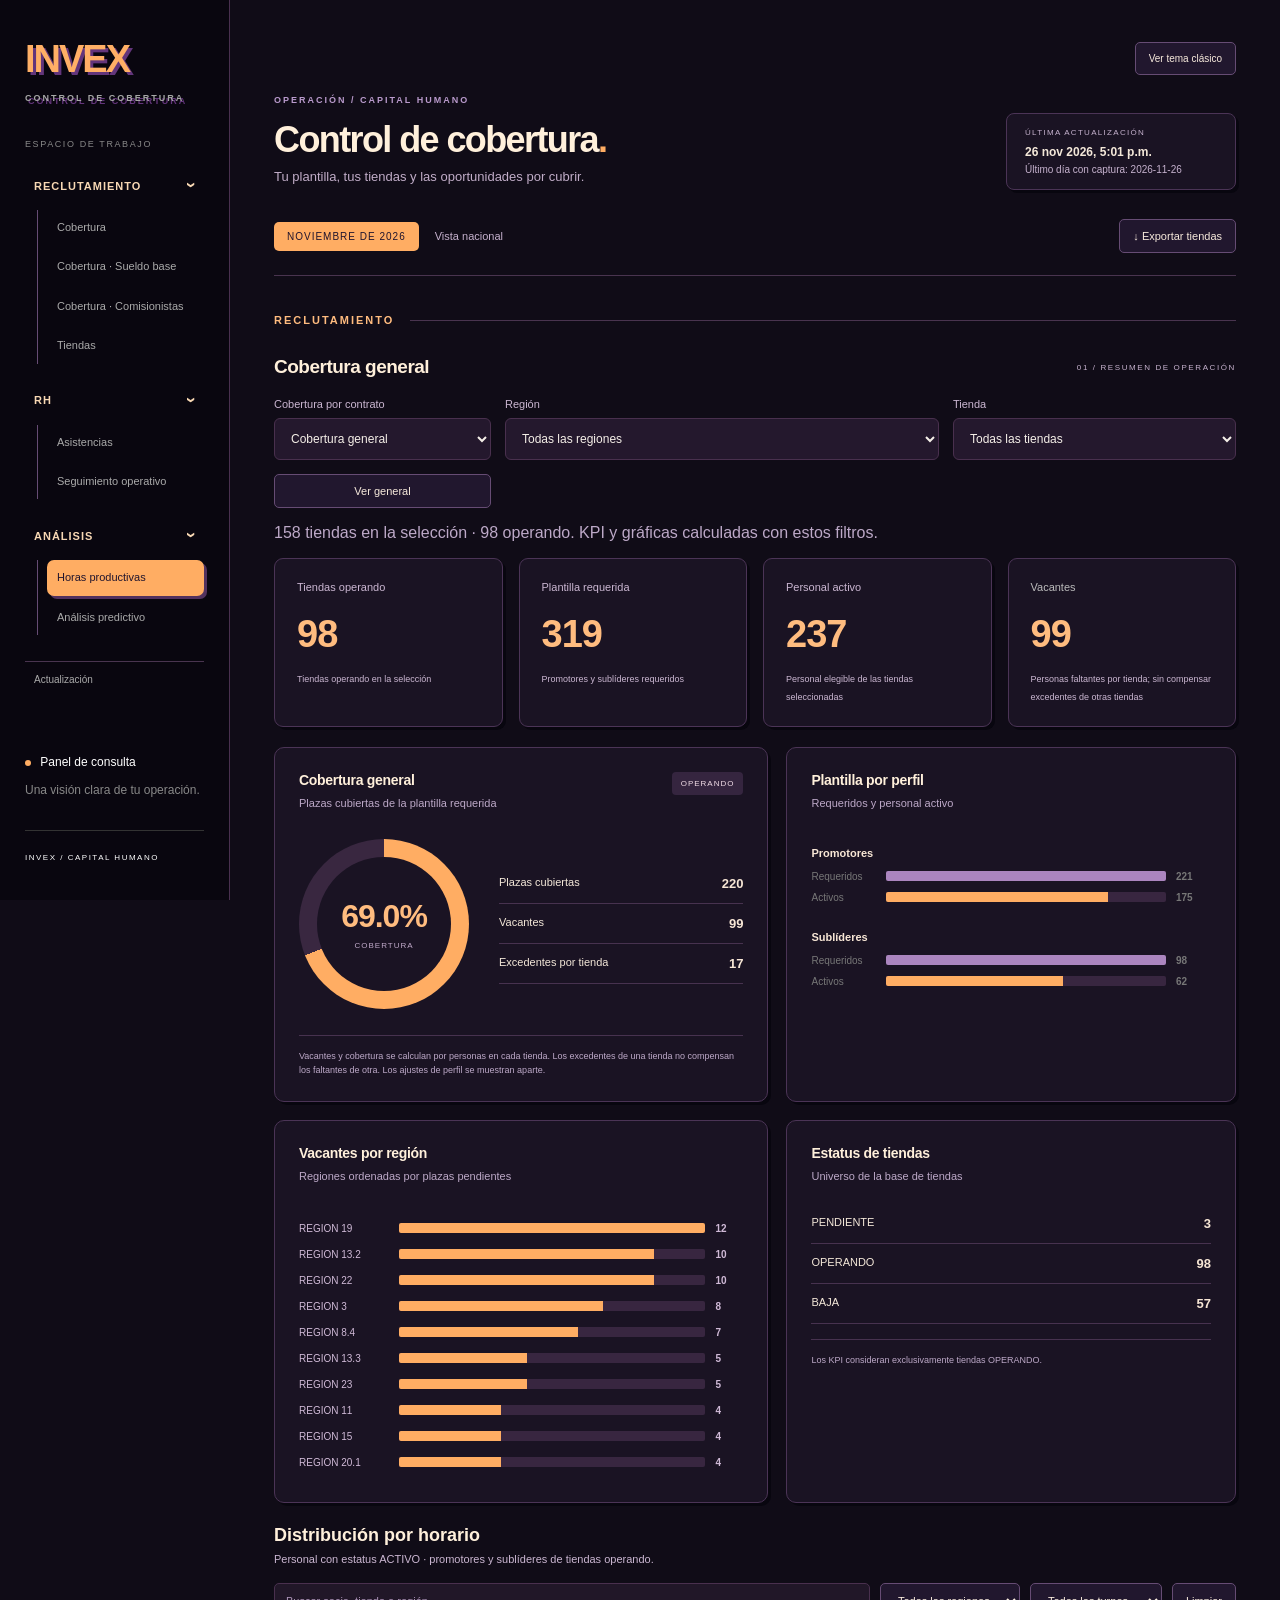
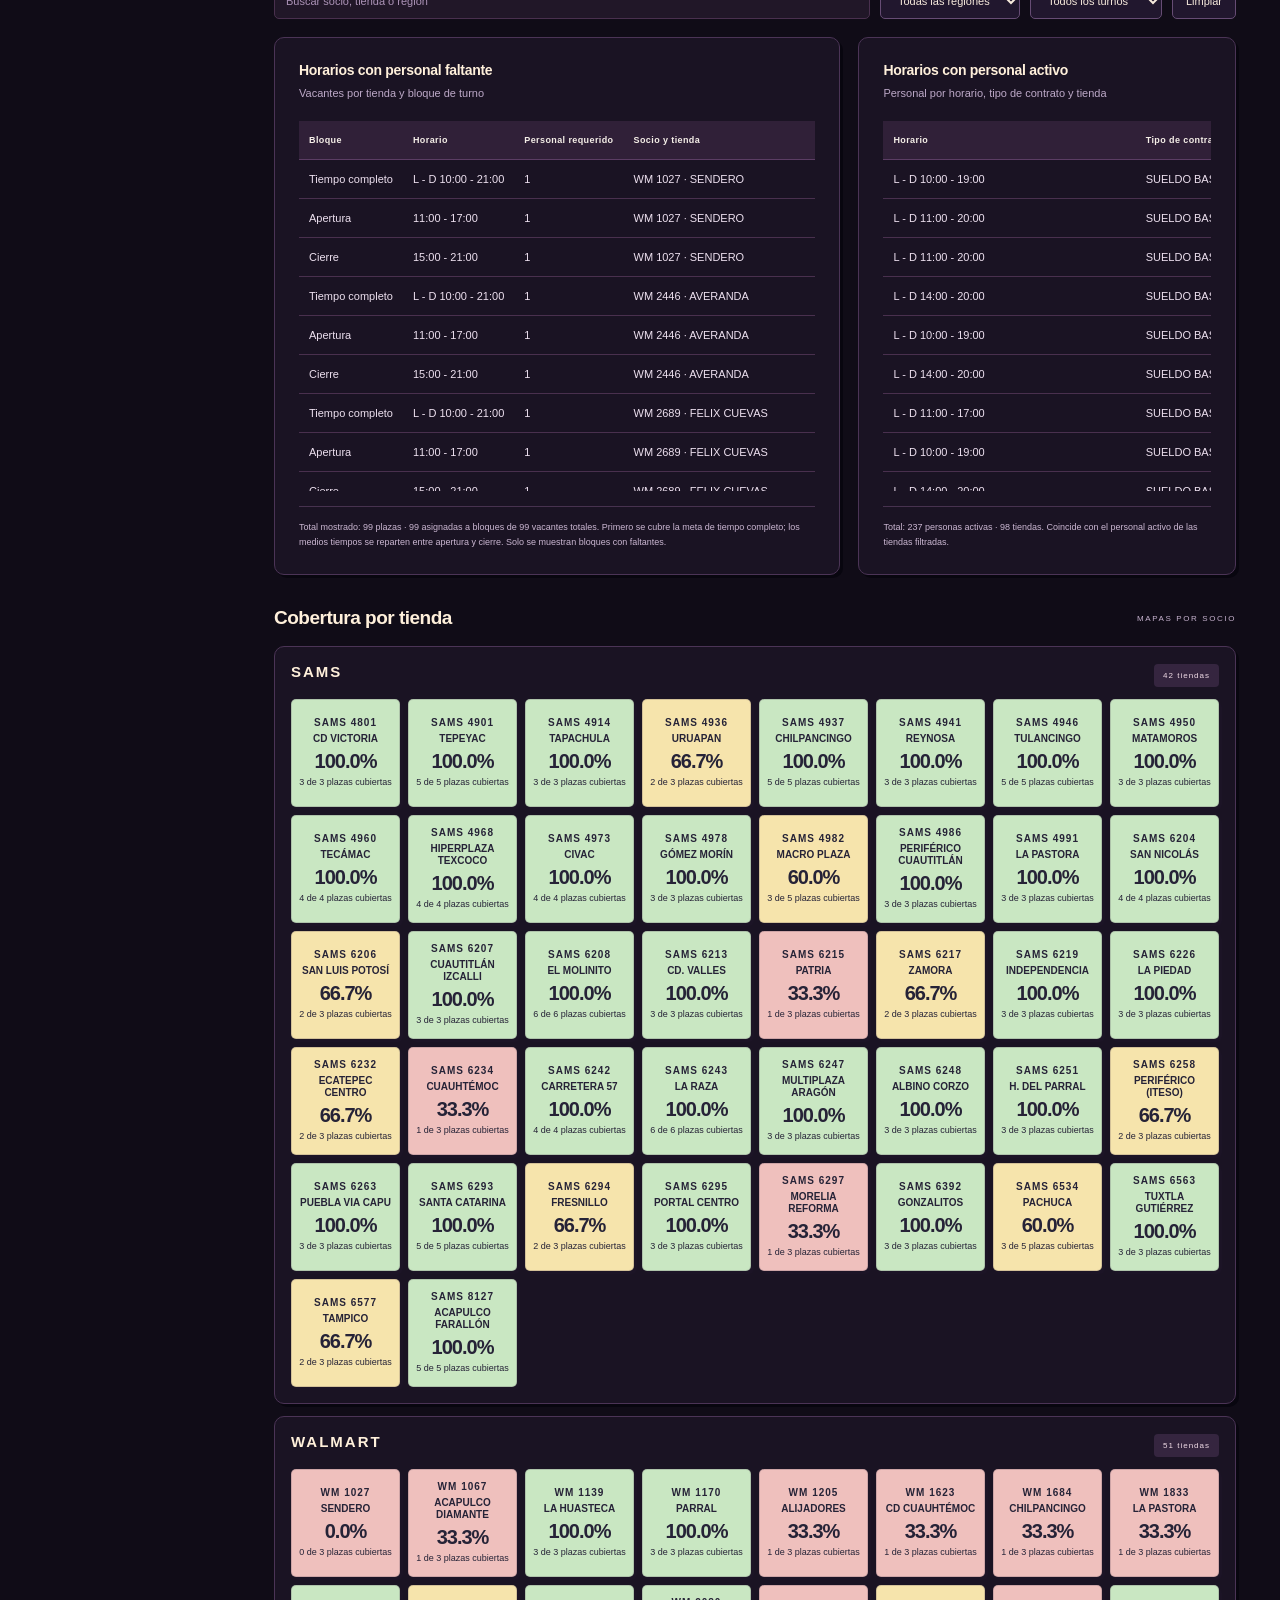
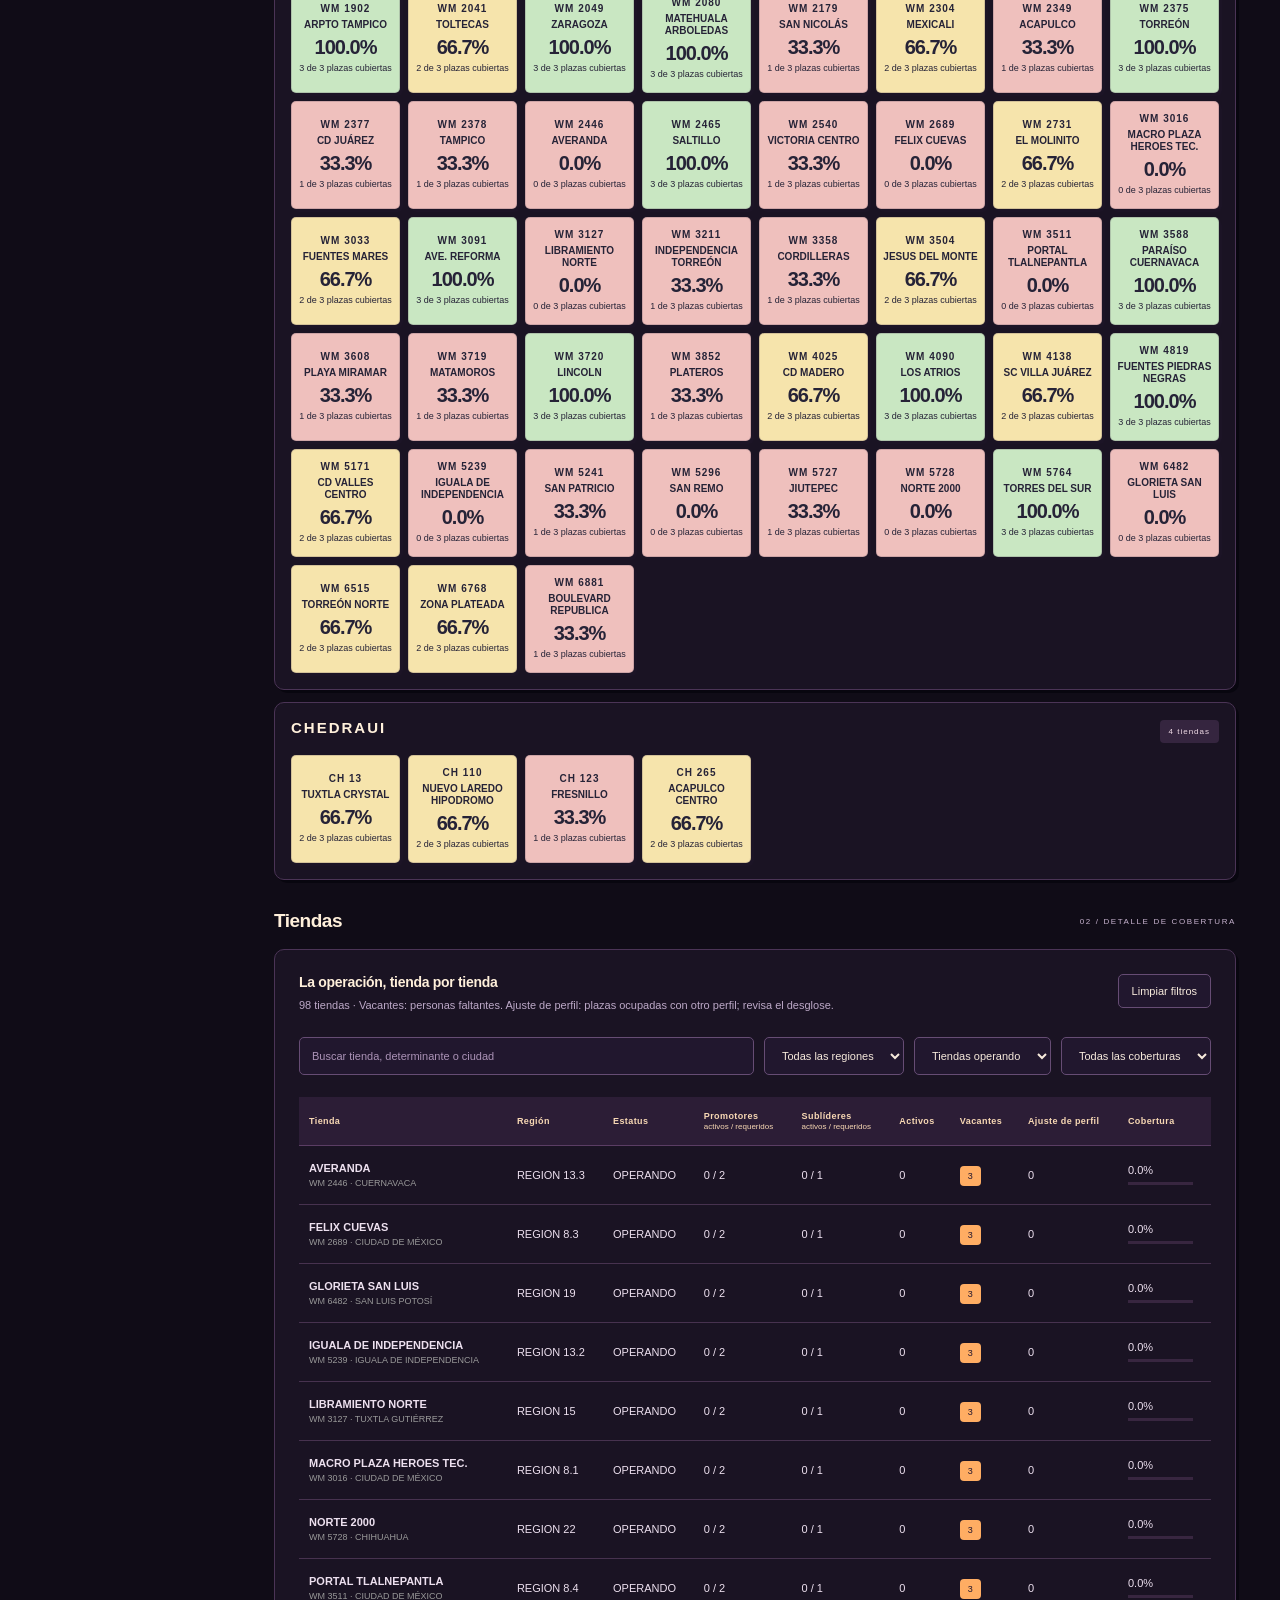
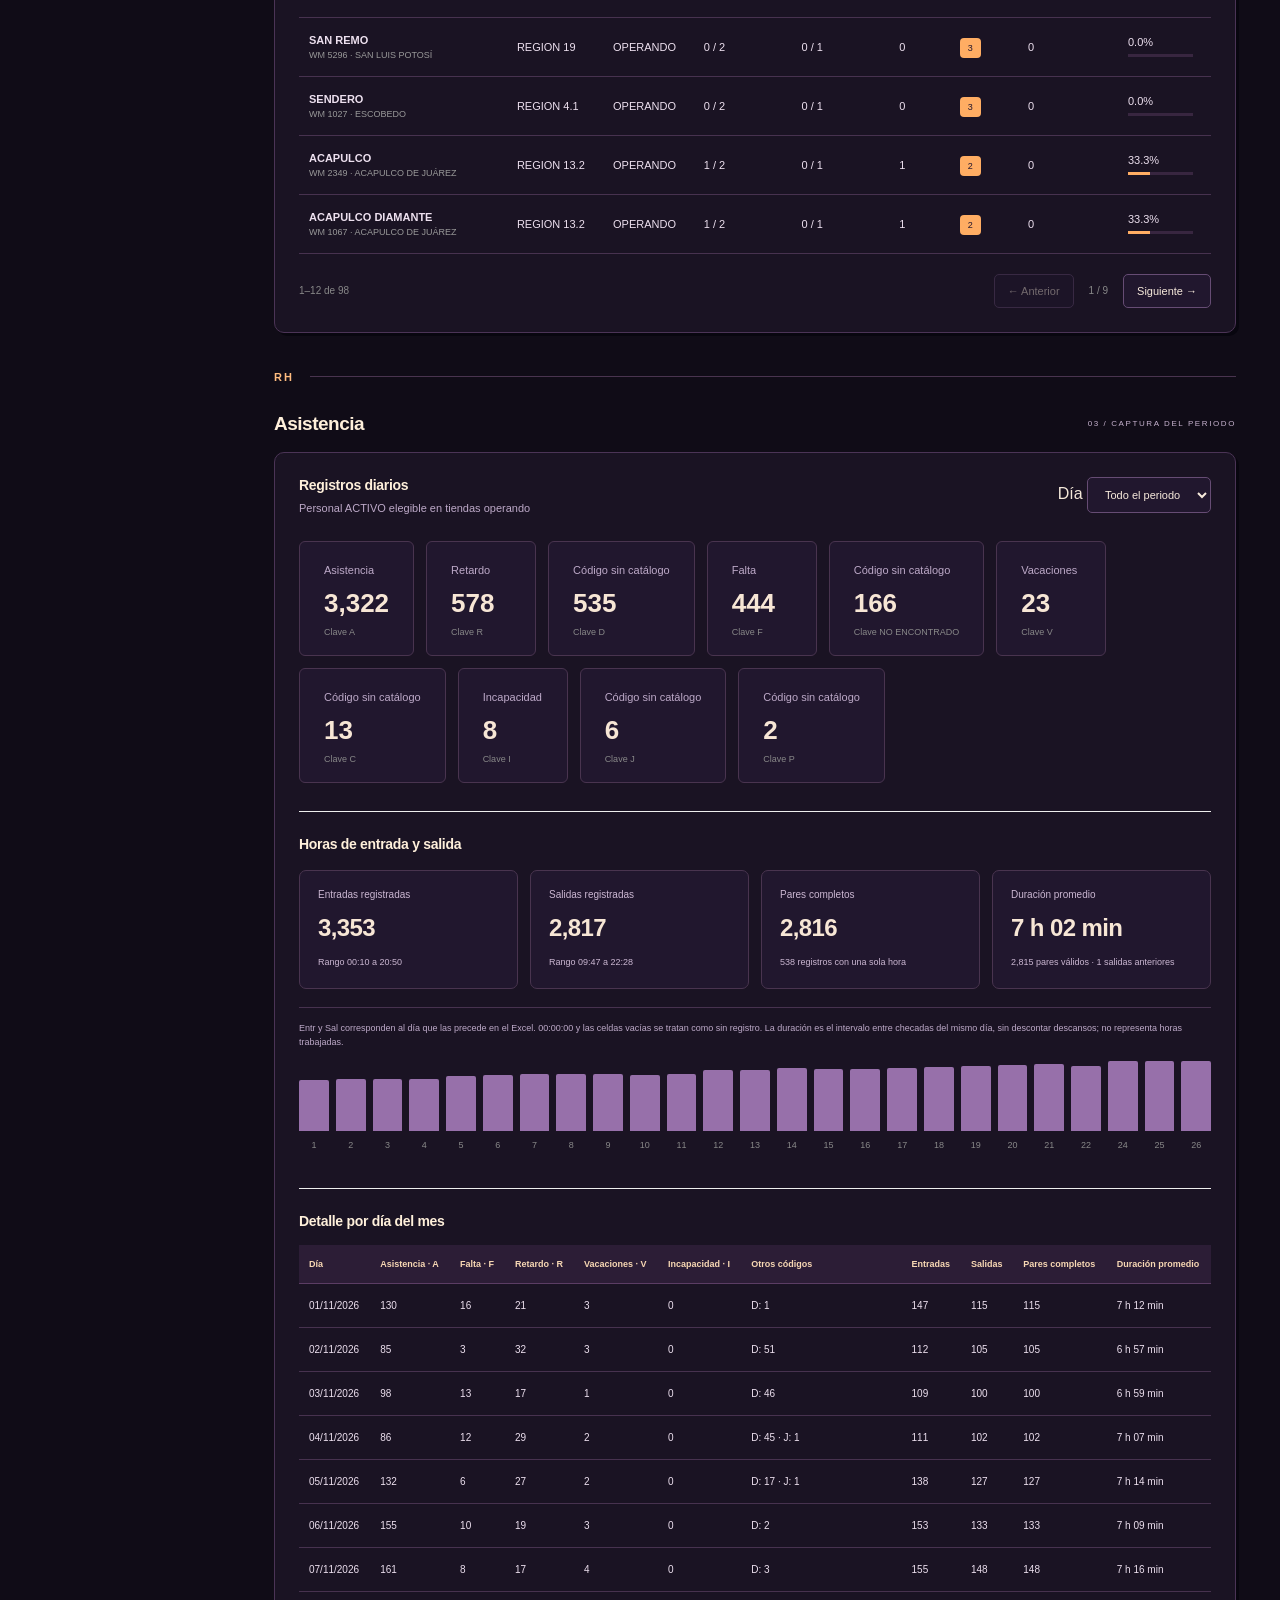
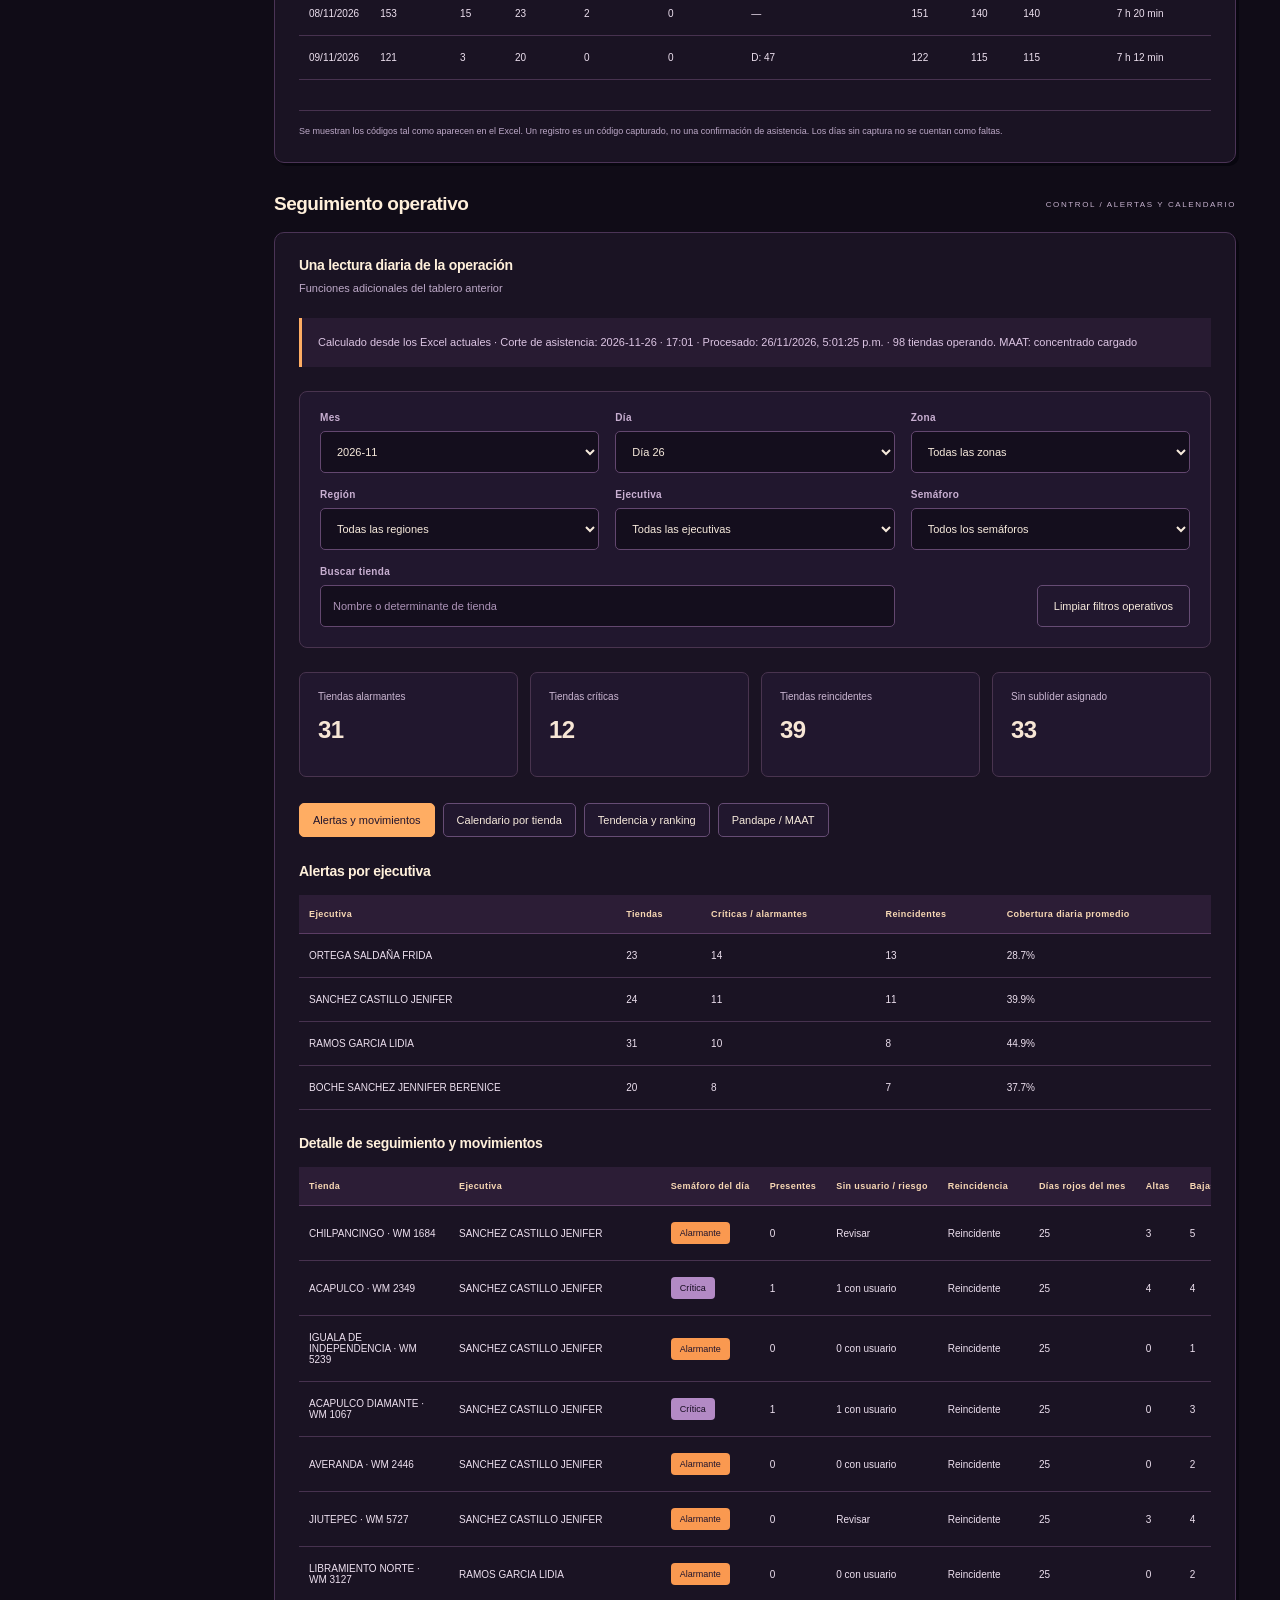
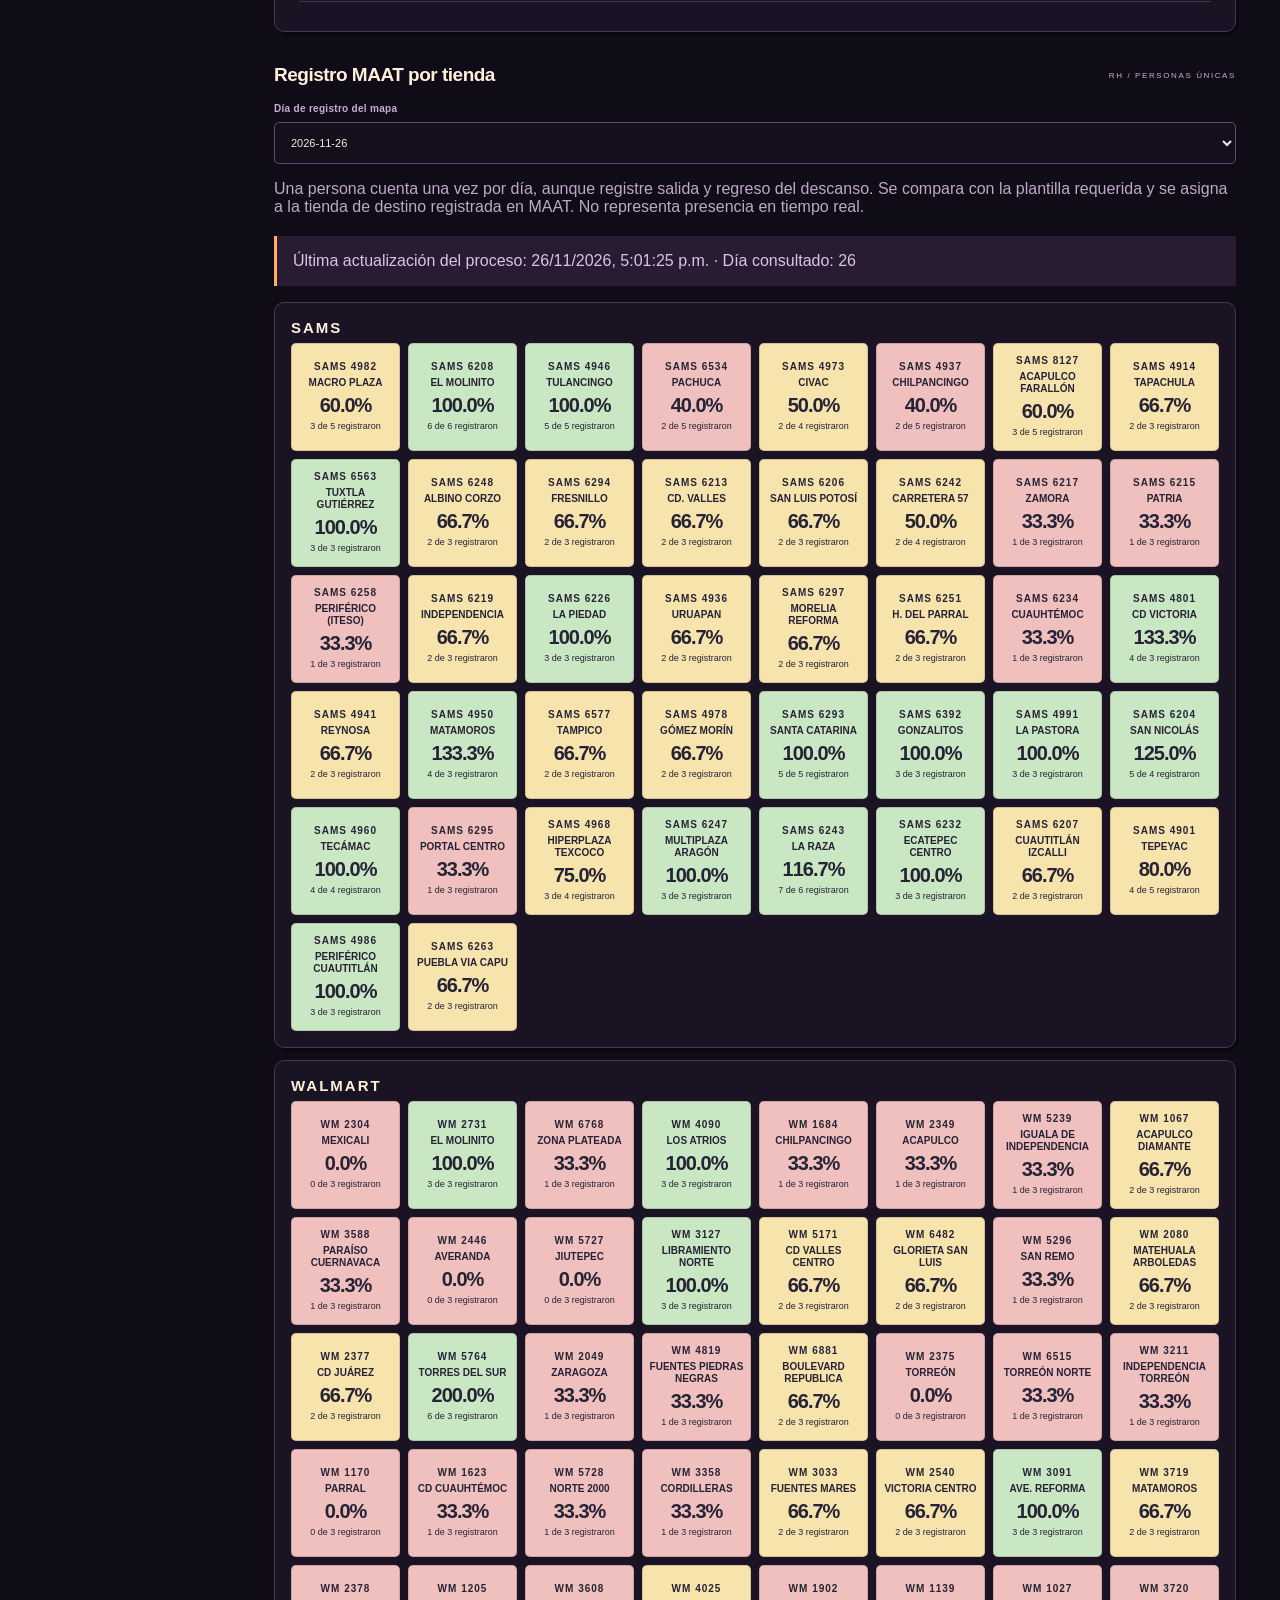
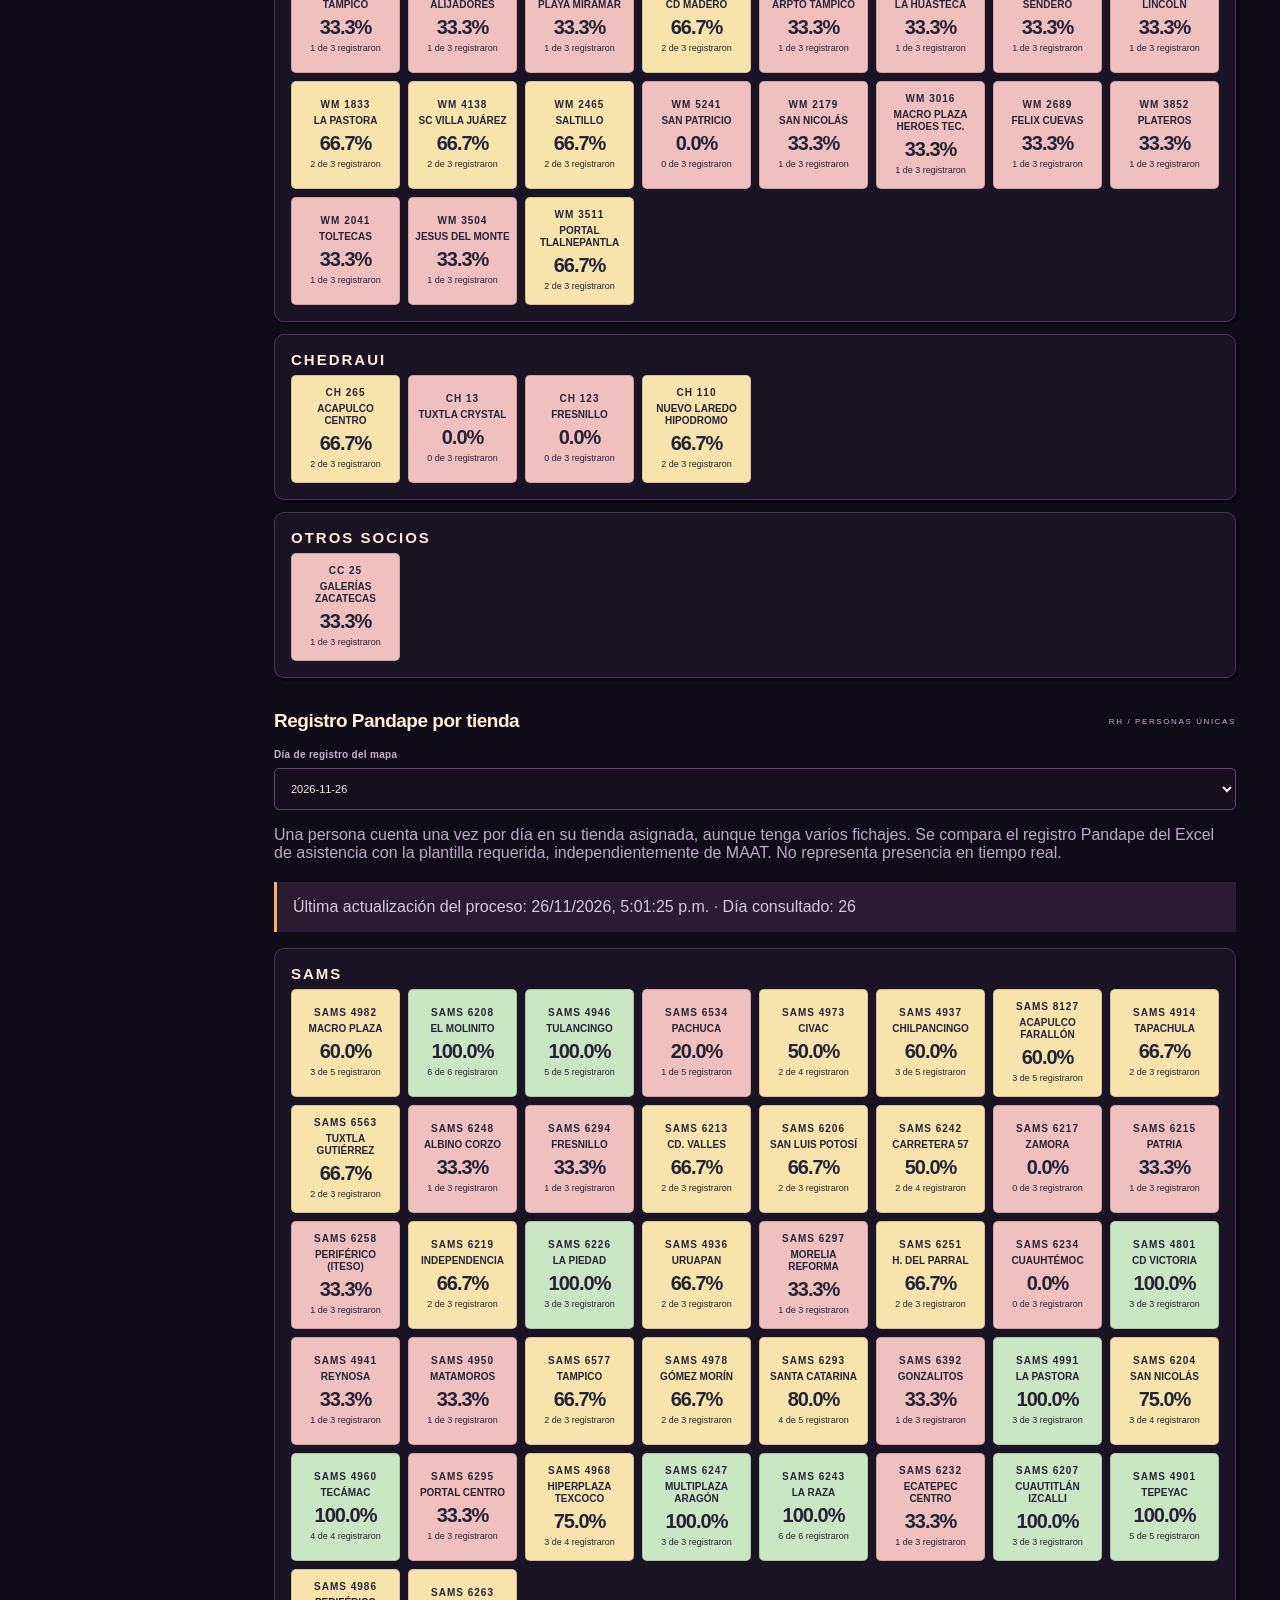
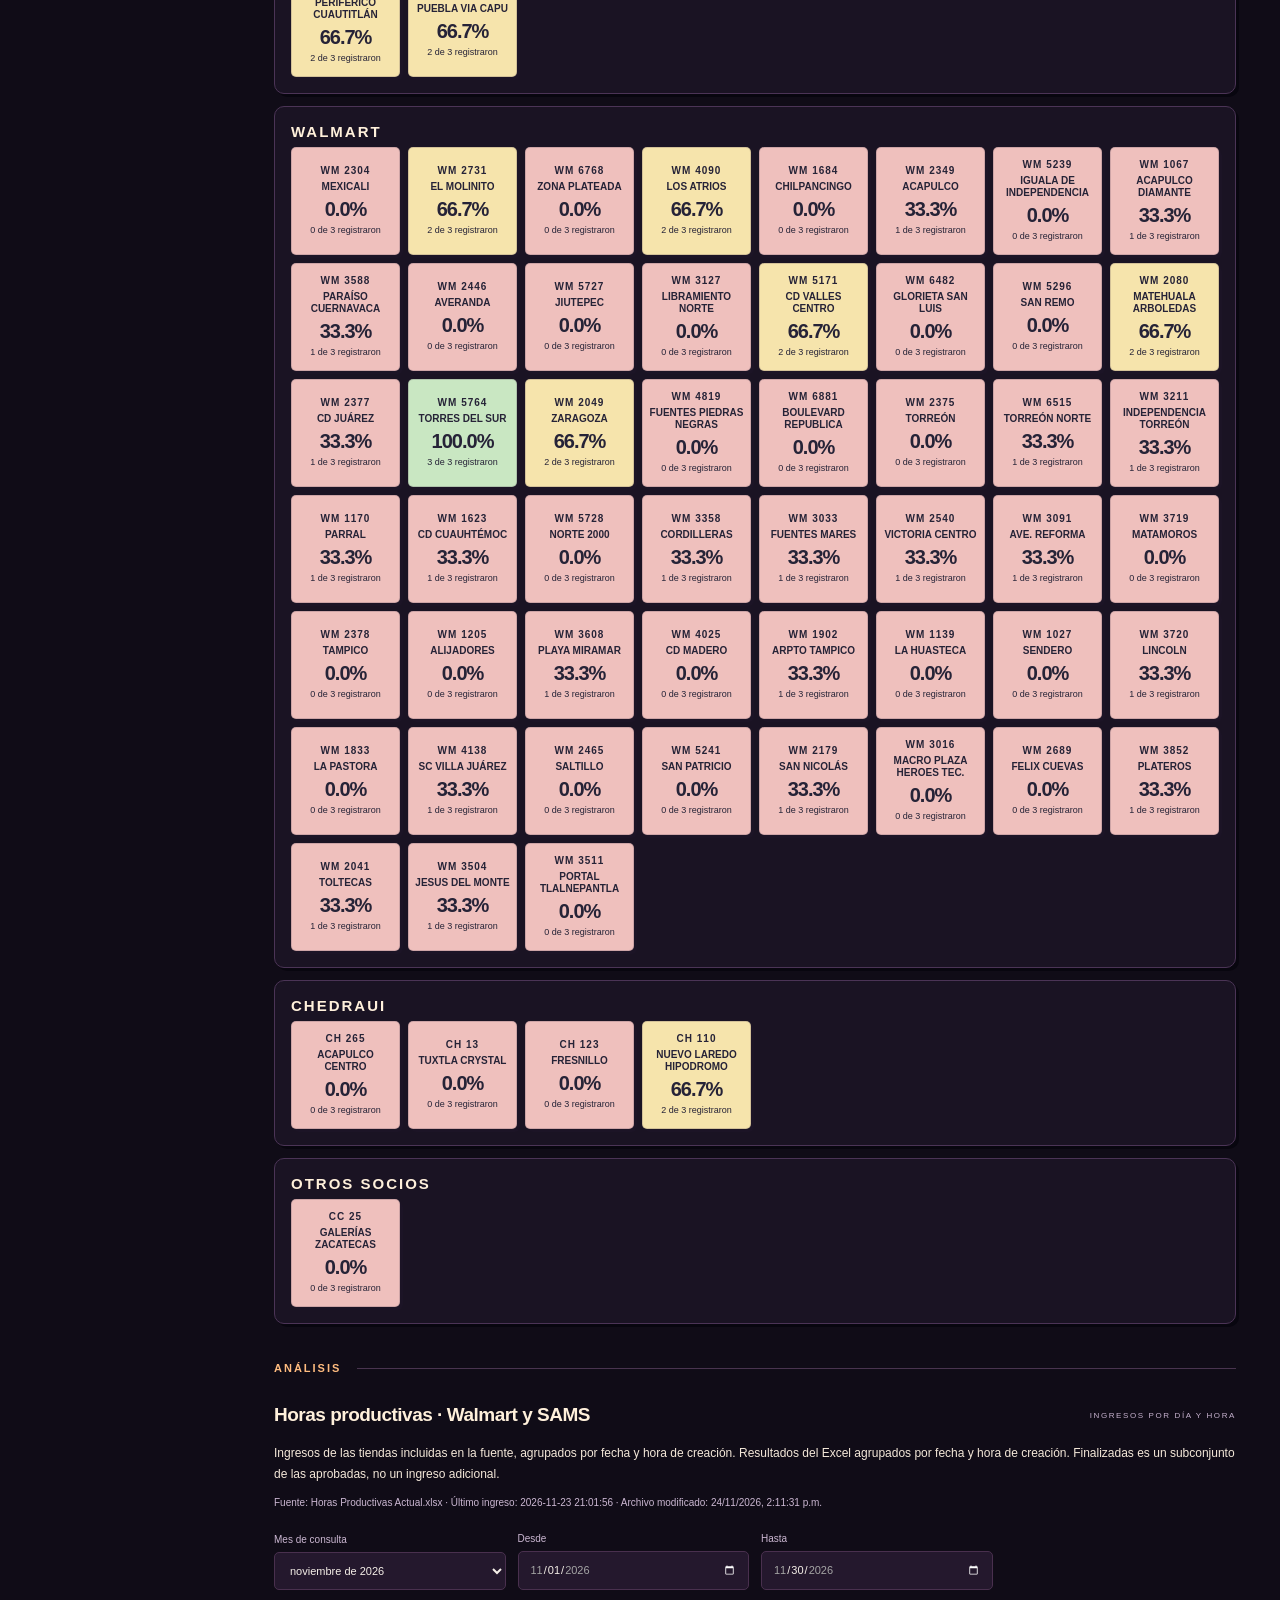
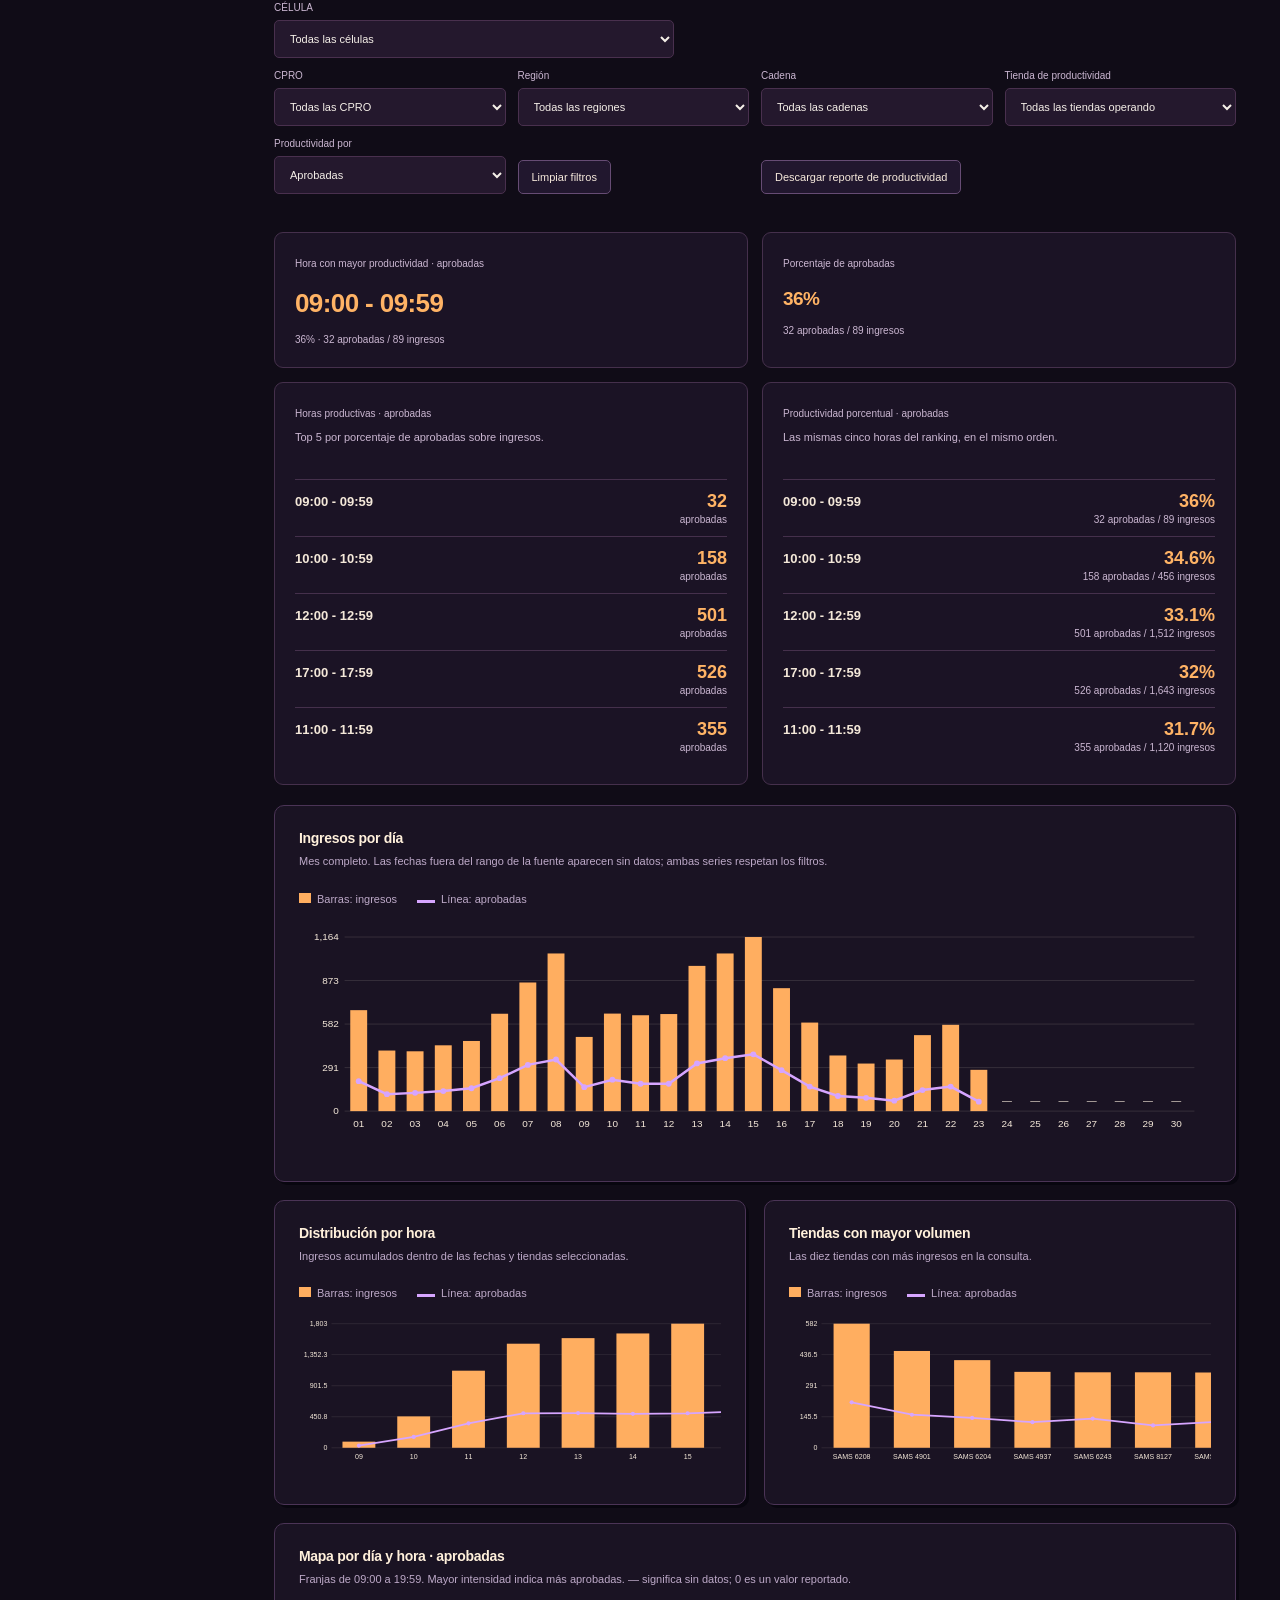
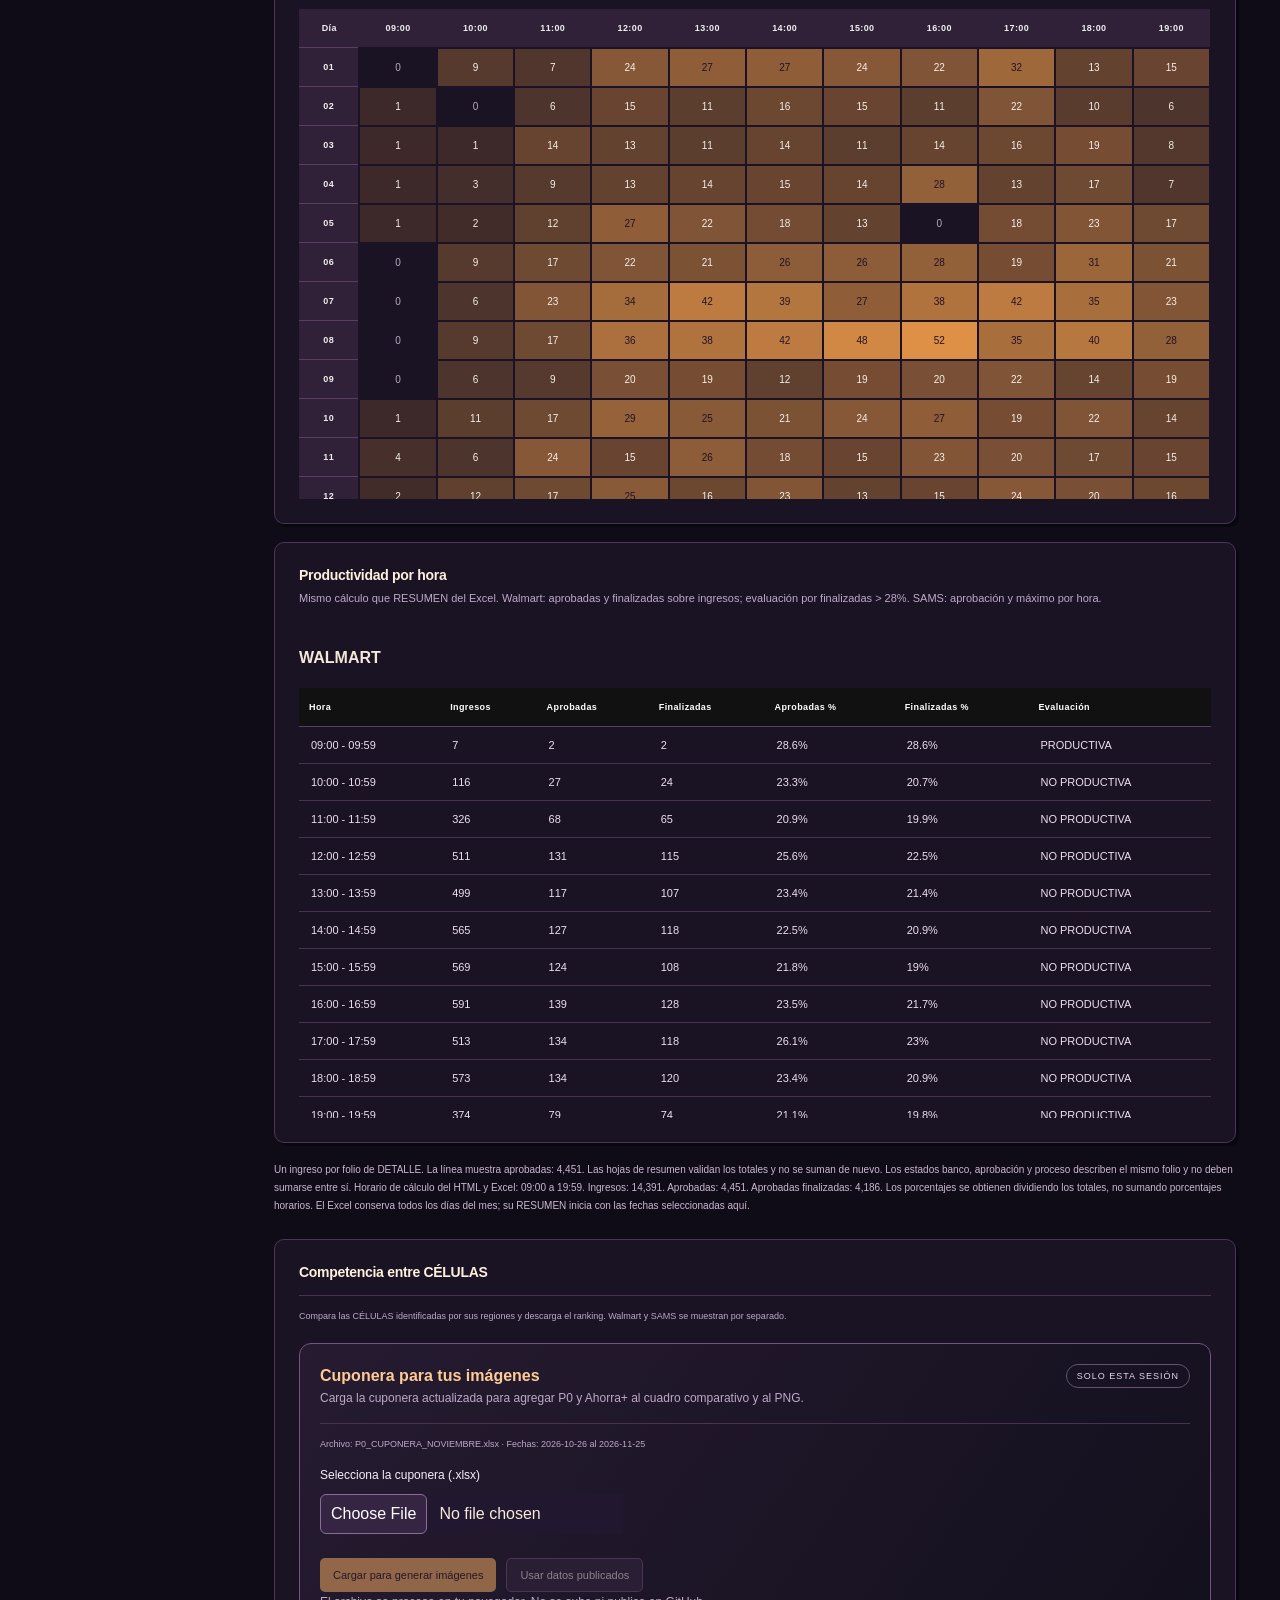
<file: sitio/index.html>
<!doctype html>
<html lang="es"><head><meta charset="utf-8"><meta name="viewport" content="width=device-width, initial-scale=1"><meta name="description" content="Control de cobertura INVEX: plantilla, vacantes y asistencia por tienda."><title>INVEX · Control de cobertura</title><link rel="icon" type="image/svg+xml" href="favicon.svg?v=jack-pixel-20261013"><link rel="stylesheet" href="styles.css"><script defer src="data.js?v=p0-ahorra-20261102"></script><script defer src="exportaciones.js?v=soporte-resumen-20261102"></script><script defer src="app.js?v=mapas-operando-20261127"></script><link rel="stylesheet" href="temporada.css?v=halloween-20261013"><script defer src="temporada.js?v=diseno-persistente-20261102"></script><link rel="stylesheet" href="turnos.css?v=cobertura-filtros-20261015"><script defer src="turnos.js?v=contrato-entrada-20261124"></script><link rel="stylesheet" href="productividad.css?v=alcances-app-20261102"><script defer src="reporte-productividad.js?v=sin-detalles-20261102"></script><script defer src="imagenes-productividad.js?v=horarios-desgloses-20261102"></script><script defer src="lector-cuponera.js?v=alcances-coherentes-20261102"></script><script defer src="cargar-cuponera.js?v=local-imagenes-20261102"></script><script defer src="productividad.js?v=horarios-desgloses-20261102"></script><link rel="stylesheet" href="mapas-cobertura.css?v=20261027-compacto"><link rel="stylesheet" href="navegacion.css?v=areas-20261027"><script defer src="navegacion.js?v=predictivo-20261030"></script><link rel="stylesheet" href="predictivo.css?v=20261030"><script defer src="predictivo.js?v=celula-20261102"></script></head>
<body><aside><a class="brand" href="#cobertura">INVEX<span>CONTROL DE COBERTURA</span></a><div class="nav-label">ESPACIO DE TRABAJO</div><nav aria-label="Áreas y secciones" class="area-nav">
<details class="nav-area" open><summary>RECLUTAMIENTO</summary><div class="nav-submenu"><a href="#cobertura" class="selected">Cobertura</a><a href="#tiendas">Tiendas</a></div></details>
<details class="nav-area" open><summary>RH</summary><div class="nav-submenu"><a href="#asistencia">Asistencias</a><a href="#operacion">Seguimiento operativo</a></div></details>
<details class="nav-area" open><summary>ANÁLISIS</summary><div class="nav-submenu"><a href="#productividad">Horas productivas</a><a href="#predictivo">Análisis predictivo</a></div></details>
<a href="#actualizacion" class="nav-utility">Actualización</a></nav><div class="side-bottom"><span class="dot"></span> Panel de consulta<p>Una visión clara de tu operación.</p><small>INVEX / CAPITAL HUMANO</small></div></aside>
<main><header><div class="eyebrow">OPERACIÓN / CAPITAL HUMANO</div><div class="heading"><div><h1>Control de cobertura<span>.</span></h1><p>Tu plantilla, tus tiendas y las oportunidades por cubrir.</p></div><div class="update"><span>ÚLTIMA ACTUALIZACIÓN</span><strong id="updated">Sin datos procesados</strong><small id="cutoff"></small></div></div></header><div class="toolbar"><span class="period" id="period">—</span><span id="scope">Vista nacional</span><button id="export">↓ Exportar tiendas</button></div><div id="error" role="alert" hidden></div>
<section id="cobertura"><div class="section-title"><h2>Cobertura</h2><span>01 / RESUMEN DE OPERACIÓN</span></div><div class="kpis" id="kpis"></div><div class="chart-grid"><article class="panel"><div class="panel-title"><div><h3>Cobertura general</h3><p>Plazas cubiertas de la plantilla requerida</p></div><span class="tag">OPERANDO</span></div><div class="coverage-body"><div id="donut" class="donut"><div><strong id="percent">—</strong><small>COBERTURA</small></div></div><div class="legend" id="legend"></div></div><p class="note">Vacantes y cobertura se calculan por personas en cada tienda. Los excedentes de una tienda no compensan los faltantes de otra. Los ajustes de perfil se muestran aparte.</p></article><article class="panel"><div class="panel-title"><div><h3>Plantilla por perfil</h3><p>Requeridos y personal activo</p></div></div><div id="profiles" class="bars"></div></article><article class="panel"><div class="panel-title"><div><h3>Vacantes por región</h3><p>Regiones ordenadas por plazas pendientes</p></div></div><div id="regions" class="regions"></div></article><article class="panel"><div class="panel-title"><div><h3>Estatus de tiendas</h3><p>Universo de la base de tiendas</p></div></div><div id="statuses" class="status-list"></div><p class="note">Los KPI consideran exclusivamente tiendas OPERANDO.</p></article></div></section>
<section id="tiendas"><div class="section-title"><h2>Tiendas</h2><span>02 / DETALLE DE COBERTURA</span></div><article class="panel"><div class="panel-title"><div><h3>La operación, tienda por tienda</h3><p id="count"></p></div><button id="clear">Limpiar filtros</button></div><div class="filters"><input id="search" type="search" placeholder="Buscar tienda, determinante o ciudad" aria-label="Buscar tienda"><select id="region" aria-label="Región"><option value="">Todas las regiones</option></select><select id="status" aria-label="Estatus"><option value="OPERANDO">Tiendas operando</option><option value="">Todos los estatus</option></select><select id="gap" aria-label="Cobertura"><option value="">Todas las coberturas</option><option value="gap">Con vacantes</option><option value="full">Plantilla completa</option><option value="zero">Sin personal activo</option></select></div><div class="table-wrap"><table><thead><tr><th>Tienda</th><th>Región</th><th>Estatus</th><th>Promotores<br><small>activos / requeridos</small></th><th>Sublíderes<br><small>activos / requeridos</small></th><th>Activos</th><th>Vacantes</th><th>Ajuste de perfil</th><th>Cobertura</th></tr></thead><tbody id="rows"></tbody></table></div><div class="pagination"><span id="range"></span><div><button id="prev">← Anterior</button><span id="page"></span><button id="next">Siguiente →</button></div></div></article></section>
<section id="asistencia"><div class="section-title"><h2>Asistencia</h2><span>03 / CAPTURA DEL PERIODO</span></div><article class="panel"><div class="panel-title"><div><h3>Registros diarios</h3><p>Personal ACTIVO elegible en tiendas operando</p></div><label>Día <select id="day" aria-label="Día de asistencia"></select></label></div><div id="attendance" class="attendance"></div><div id="timeline" class="timeline" aria-label="Registros por día"></div><p class="note">Se muestran los códigos tal como aparecen en el Excel. Un registro es un código capturado, no una confirmación de asistencia. Los días sin captura no se cuentan como faltas.</p></article></section>
<section id="actualizacion"><div class="section-title"><h2>Actualización</h2><span>04 / FUENTES Y METODOLOGÍA</span></div><article class="panel"><div class="panel-title"><div><h3>Datos confiables, operación al día</h3><p>Actualización mediante Python desde los archivos originales</p></div><span class="tag">.PY → WEB</span></div><div id="sources" class="sources"></div><div class="method"><div><strong>01 / Procesar</strong><p>Abre ACTUALIZAR_INVEX.bat. El proceso descarga las fuentes, cruza la BPI y genera las horas productivas del mes antes de recalcular.</p></div><div><strong>02 / Publicar</strong><p>El ejecutor publica los datos del tablero en GitHub. GitHub Actions actualiza esta página al terminar.</p></div><div><strong>03 / Consultar</strong><p>Comparte el enlace. La fecha de procesamiento y el último día con captura quedan visibles.</p></div></div><details><summary>Cómo calculamos los indicadores</summary><p>Plantilla requerida = promotores requeridos + sublíderes. Personal activo = estatus ACTIVO, perfil PROMOTOR DE CREDITO o SUBLIDER, asignado a una tienda OPERANDO. Vacantes = suma de max(plantilla requerida − personal activo, 0) por tienda. Cobertura = suma de min(activos, requeridos) por tienda / plantilla requerida. Ajuste de perfil = faltantes por perfil que se cubren en número de personas, pero requieren reasignación o revisión del perfil. El corte corresponde al último día con un código registrado; no acredita que todas las tiendas hayan completado ese día.</p></details><div id="warnings"></div></article></section><footer><strong>INVEX</strong><span>Control de cobertura · Información agregada de operación</span><a href="#cobertura">Volver arriba ↑</a></footer></main></body></html>
</file>
<file: sitio/styles.css>
:root{font-family:Inter,'Segoe UI',Arial,sans-serif;color:#171717;background:#f6f6f6;font-synthesis:none;scroll-behavior:smooth}*{box-sizing:border-box}body{margin:0}aside{position:fixed;inset:0 auto 0 0;width:230px;background:#101010;color:#fff;padding:38px 25px;display:flex;flex-direction:column}.brand{font-size:38px;font-weight:850;letter-spacing:-2px;color:white;text-decoration:none}.brand span{display:block;font-size:9px;letter-spacing:2px;color:#a7a7a7;margin-top:12px}.nav-label{color:#888;font-size:9px;letter-spacing:1.6px;margin:64px 0 20px}nav{display:grid;gap:8px}nav a{color:#aaa;text-decoration:none;display:flex;gap:15px;padding:15px;border-radius:7px;font-size:13px}nav a:hover,nav a.selected{background:#fff;color:#111}.side-bottom{margin-top:auto;font-size:12px}.side-bottom p{color:#888;line-height:1.6}.side-bottom small{display:block;border-top:1px solid #333;padding-top:22px;margin-top:30px;font-size:8px;letter-spacing:1.5px}.dot{display:inline-block;width:6px;height:6px;border-radius:50%;background:#fff;margin-right:6px}main{margin-left:230px;max-width:1750px;padding:42px 44px 20px}.eyebrow{font-size:9px;letter-spacing:2px;color:#777;font-weight:650}.heading{display:flex;justify-content:space-between;align-items:center;gap:25px}h1{font-size:36px;letter-spacing:-1.6px;margin:14px 0 8px}h1 span{color:#999}header p{color:#777;font-size:13px;margin-top:0}.update{background:white;border:1px solid #e3e3e3;border-radius:8px;padding:14px 18px;min-width:230px}.update span{font-size:8px;letter-spacing:1.3px;color:#777;display:block}.update strong{font-size:12px;display:block;margin-top:8px}.update small{font-size:10px;color:#777;display:block;margin-top:5px}.toolbar{display:flex;align-items:center;gap:16px;border-bottom:1px solid #ddd;padding:22px 0;color:#777;font-size:11px}.period{background:#191919;color:white;padding:9px 13px;border-radius:5px;font-size:10px;letter-spacing:1px}.toolbar button{margin-left:auto}button,select,input{font:inherit}button,select{border:1px solid #dedede;background:#fff;border-radius:5px;padding:10px 13px;font-size:11px;color:#333}button{cursor:pointer}button:hover{background:#eee}button:disabled{opacity:.4;cursor:default}a:focus-visible,button:focus-visible,input:focus-visible,select:focus-visible,summary:focus-visible{outline:2px solid #555;outline-offset:3px}section{scroll-margin-top:20px}.section-title{display:flex;justify-content:space-between;align-items:center;margin:30px 0 17px}.section-title h2{font-size:19px;letter-spacing:-.5px;margin:0}.section-title>span{font-size:8px;letter-spacing:1.6px;color:#888}.kpis{display:grid;grid-template-columns:repeat(4,1fr);gap:16px}.kpi{background:white;border:1px solid #e4e4e4;border-radius:9px;padding:22px}.kpi:last-child{background:#151515;color:white;border-color:#151515}.kpi-label{font-size:11px;display:flex;justify-content:space-between;color:#666}.kpi:last-child .kpi-label{color:#bbb}.kpi strong{font-size:38px;letter-spacing:-1px;display:block;margin:20px 0 12px}.kpi small{font-size:9px;color:#888}.chart-grid{display:grid;grid-template-columns:1.1fr 1fr;gap:18px;margin-top:20px}.panel{background:#fff;border:1px solid #e4e4e4;border-radius:10px;padding:24px}.panel-title{display:flex;align-items:flex-start;justify-content:space-between;gap:12px}.panel h3{font-size:14px;margin:0 0 7px;letter-spacing:-.3px}.panel p{color:#888;font-size:11px;line-height:1.6;margin:0}.tag{font-size:8px;letter-spacing:1px;background:#f0f0f0;padding:7px 9px;border-radius:4px;white-space:nowrap}.coverage-body{display:flex;align-items:center;gap:30px;margin:26px 0}.donut{width:170px;height:170px;flex-shrink:0;background:conic-gradient(#191919 var(--fill,0%),#eee 0);border-radius:50%;padding:18px}.donut>div{height:100%;border-radius:50%;background:#fff;display:flex;flex-direction:column;align-items:center;justify-content:center}.donut strong{font-size:32px;letter-spacing:-1px}.donut small{font-size:8px;color:#999;letter-spacing:1px;margin-top:6px}.legend{flex:1}.legend div,.status-list div{display:flex;justify-content:space-between;font-size:11px;padding:12px 0;border-bottom:1px solid #eee}.legend strong,.status-list strong{font-size:13px}.panel .note{font-size:9px;border-top:1px solid #eee;padding-top:13px;margin-top:15px}.bars{margin-top:30px}.profile{margin-bottom:24px}.profile>strong{font-size:11px}.bar-line{display:grid;grid-template-columns:65px 1fr 35px;align-items:center;gap:10px;margin:10px 0;font-size:10px;color:#777}.bar{height:10px;background:#f5f5f5;border-radius:2px;overflow:hidden}.bar i{display:block;height:100%;background:#222}.bar.light i{background:#bfbfbf}.regions{max-height:270px;overflow:auto;margin-top:22px}.region-row{display:grid;grid-template-columns:90px 1fr 28px;gap:10px;align-items:center;font-size:10px;margin:15px 0}.status-list{margin-top:18px}.filters{display:flex;gap:10px;margin:22px 0}.filters input{flex:1;min-width:160px;border:1px solid #ddd;border-radius:5px;padding:12px;font-size:11px}.table-wrap{overflow:auto}table{border-collapse:collapse;width:100%;text-align:left;white-space:nowrap}th{font-size:9px;font-weight:600;color:#888;letter-spacing:.4px;background:#fafafa;padding:14px 10px;border-bottom:1px solid #e5e5e5}th small{font-size:8px;font-weight:400;letter-spacing:0}td{font-size:11px;padding:16px 10px;border-bottom:1px solid #eee}td strong{display:block;font-size:11px}td small{display:block;font-size:9px;color:#999;margin-top:4px}.badge{background:#f0f0f0;padding:5px 8px;border-radius:4px;font-size:9px}.badge.gap{background:#222;color:white}.tiny-bar{height:3px;background:#eee;width:65px;margin-top:6px}.tiny-bar i{height:100%;background:#333;display:block}.pagination{display:flex;justify-content:space-between;align-items:center;margin-top:20px;font-size:10px;color:#888}.pagination>div{display:flex;gap:15px;align-items:center}.attendance{display:flex;flex-wrap:wrap;gap:12px;margin:24px 0}.code{background:#f7f7f7;padding:18px 24px;min-width:110px;border:1px solid #eee;border-radius:6px}.code span{font-size:11px;color:#888}.code strong{font-size:26px;display:block;margin-top:10px}.timeline{display:flex;gap:7px;align-items:flex-end;height:110px;overflow:auto;padding:10px 0}.daybar{flex:1;min-width:20px;text-align:center;font-size:9px;color:#888}.daybar i{display:block;background:#bbb;margin-bottom:9px;border-radius:2px 2px 0 0}.daybar.current i{background:#222}.sources{display:grid;grid-template-columns:1fr 1fr;gap:15px;margin:25px 0}.source{background:#f8f8f8;border-radius:6px;padding:16px;overflow-wrap:anywhere;font-size:11px}.source small{display:block;color:#888;margin-top:10px;font-size:9px}.method{display:grid;grid-template-columns:repeat(3,1fr);gap:24px;padding:20px 0;border-top:1px solid #eee}.method strong{font-size:11px}.method p{margin-top:9px}details{padding-top:18px;border-top:1px solid #eee;font-size:11px}summary{cursor:pointer}details p{margin-top:12px!important}#warnings{font-size:10px;color:#666;margin-top:18px}footer{display:flex;justify-content:space-between;align-items:center;border-top:1px solid #ddd;margin-top:35px;padding-top:22px;font-size:9px;color:#888}footer strong{font-size:19px;color:#222}footer a{color:#555;text-decoration:none}#error{padding:20px;border:1px solid #999;margin-top:20px;font-size:13px} @media(min-width:1500px){main{padding-left:65px;padding-right:65px}}@media(max-width:1100px){aside{width:190px;padding:30px 18px}main{margin-left:190px;padding:30px 24px}.heading{align-items:flex-start}h1{font-size:29px}.kpis{gap:10px}.kpi{padding:18px}.coverage-body{gap:15px}.donut{width:140px;height:140px}.filters{flex-wrap:wrap}}@media(max-width:780px){aside{position:static;width:auto;padding:22px;display:block}.brand{font-size:28px}.brand span{font-size:8px;display:inline;margin-left:18px}.nav-label,.side-bottom{display:none}nav{display:flex;gap:6px;margin-top:20px;overflow:auto}nav a{padding:10px;font-size:11px}main{margin:0;padding:25px 18px}.heading{display:block}h1{font-size:30px}.update{margin-top:18px}.section-title>span{font-size:7px}.kpis{grid-template-columns:1fr 1fr}.kpi strong{font-size:32px}.chart-grid{grid-template-columns:1fr}.panel{padding:20px}.coverage-body{justify-content:center}.filters>*{width:100%}.sources,.method{grid-template-columns:1fr}.pagination{gap:10px;flex-wrap:wrap}footer span{display:none}}
</file>
<file: sitio/temporada.css>
.season-controls{display:flex;justify-content:flex-end;gap:8px;margin-bottom:20px;flex-wrap:wrap}.season-controls button{font-size:10px}.season-scene[hidden]{display:none}.season-scene{position:relative;display:flex;align-items:center;justify-content:space-between;min-height:160px;margin:28px 0 5px;padding:26px 30px;border:1px solid #705379;background:linear-gradient(115deg,#21142e,#17101f);overflow:hidden;box-shadow:inset 0 0 0 5px #140e1a,4px 4px 0 #09060e}.season-label{z-index:1}.season-label span{font:10px monospace;color:#ffb16b;letter-spacing:2px}.season-label strong{display:block;margin:10px 0;font:700 28px monospace;letter-spacing:-1px;color:#fff0db;text-shadow:3px 3px #4f2c5e}.season-label small{font:9px monospace;letter-spacing:2px;color:#b79bcc}.season-art{display:flex;align-items:flex-end;gap:16px;position:relative;width:270px;min-height:110px;flex-shrink:0}.pixel-sprite{display:block;width:60px;height:60px;image-rendering:pixelated;filter:drop-shadow(4px 4px 0 #08060d);flex-shrink:0}.pixel-ghost{width:70px;height:70px;animation:ghost-float 4.4s ease-in-out infinite}.pixel-pumpkin{animation:pumpkin-sway 5s steps(4,end) infinite;transform-origin:bottom center}.pixel-skull{width:46px;height:46px;animation:skull-bob 6s steps(4,end) infinite}.pixel-bat{position:absolute;width:40px;height:40px;right:20px;top:-5px;animation:bat-drift 8s steps(18,end) infinite}.pixel-stars{position:absolute;inset:0;opacity:.45;pointer-events:none;background-image:radial-gradient(square,#b99acc 1px,transparent 1px);background-image:radial-gradient(#d7b9f4 1px,transparent 1px);background-size:47px 39px}.season-scene:after{content:"";position:absolute;inset:0;pointer-events:none;background:repeating-linear-gradient(0deg,transparent 0 3px,#0000000b 3px 4px)}
.halloween{color:#f4e8d9;background:#100c17}.halloween aside{background:#09060f;border-right:1px solid #49304f}.halloween .brand{color:#ffaf66;text-shadow:3px 3px #63357b}.halloween nav a:hover,.halloween nav a.selected{background:#ffad63;color:#21152e;box-shadow:3px 3px 0 #52325e}.halloween .dot{background:#ffad63}.halloween h1,.halloween h2,.halloween h3{color:#fff0db}.halloween h1 span{color:#ffad63}.halloween .eyebrow{color:#b99acc}.halloween header p{color:#c1adc8}.halloween .panel,.halloween .kpi,.halloween .update{background:#1a1323;border-color:#4b3456;box-shadow:3px 3px 0 #08060f}.halloween .section-title{border-color:#49344f}.halloween .section-title>span,.halloween .toolbar,.halloween .update span,.halloween .update small{color:#c6b2ce}.halloween .toolbar{border-color:#49344f}.halloween .period,.halloween .badge.gap{background:#ffad63;color:#21152e}.halloween .panel p,.halloween .kpi span,.halloween .kpi small,.halloween .note,.halloween .code span{color:#bda9c8}.halloween .kpi strong{color:#ffbc7f}.halloween button,.halloween select,.halloween input{background:#21172e;color:#f7eadc;border-color:#664c74}.halloween button:hover{background:#33223f;border-color:#bd8fd1}.halloween input::placeholder{color:#ac93b7}.halloween .operation-tabs button[aria-pressed=true]{background:#ffad63;color:#21152e;border-color:#ffad63}.halloween .tag,.halloween .badge{background:#35253f;color:#f1dce7}.halloween .panel .note,.halloween td,.halloween .legend div,.halloween .status-list div,.halloween .source,.halloween .method,.halloween details{border-color:#47324f}.halloween th{background:#2c1d36;color:#f8d8b4;border-color:#5b3d64}.halloween td{color:#ede0ef}.halloween .legend strong,.halloween .status-list strong,.halloween .profile>strong{color:#f7e6d5}.halloween .bar,.halloween .tiny-bar{background:#382640}.halloween .bar i,.halloween .tiny-bar i,.halloween .trend-column i{background:#ffad63}.halloween .bar.light i{background:#ab85bf}.halloween .donut{background:conic-gradient(#ffad63 var(--fill,0%),#392740 0)}.halloween .donut>div{background:#1a1323}.halloween .donut strong{color:#ffbc7f}.halloween .donut small{color:#c0a9c9}.halloween .region-row{color:#d0bad7}.halloween .code,.halloween .source,.halloween .hour-card{background:#21172e;border-color:#49344f;color:#f7e6d5}.halloween .daybar i{background:#9770aa}.halloween .daybar.current i{background:#ffad63}.halloween #operacion .operation-filters{background:#21172e;border-color:#49344f}.halloween #operacion .operation-filter{color:#c8afd1}.halloween #operacion .operation-filter select,.halloween #operacion .operation-filter input{background:#140e1d;border-color:#63476f;color:#f7eadc}.halloween .operation-source,.halloween .operation-day-detail{background:#281b32;border-color:#ffad63;color:#dcc5e3!important}.halloween .registration-kpi{background:#1f152b;border-color:#61436d;box-shadow:4px 4px 0 #0b0711;border-radius:4px}.halloween .registration-kpi span{color:#d0b6db}.halloween .registration-kpi strong{color:#ffbc7f;text-shadow:2px 2px #4f2c5e}.halloween .registration-kpi small{background:#34233e;color:#ffe3c0}.halloween .registration-kpi:after{background:linear-gradient(to right,#ffad63 var(--registration-progress,0%),#493152 var(--registration-progress,0%))}.halloween .registration-store-link{color:#ffbc7f}.halloween .ALARMANTE{background:#fa9950;color:#21152e}.halloween .CRITICA{background:#b38ac5;color:#160d20}.halloween .RIESGO{background:#554065;color:#fff0db}.halloween .OPTIMA{background:#21172e;color:#fff0db;border-color:#bb8ccc}.halloween .SIN_DATOS{background:#251a31;color:#bfa6ca}.halloween footer{border-color:#49344f;color:#bea6c7}.halloween footer strong,.halloween footer a{color:#ffad63}.halloween #warnings{color:#c9b0d1}
@keyframes ghost-float{0%,100%{transform:translateY(-8px)}50%{transform:translateY(5px)}}@keyframes pumpkin-sway{0%,100%{transform:rotate(-4deg)}50%{transform:rotate(4deg)}}@keyframes skull-bob{0%,100%{transform:translateY(0)}50%{transform:translateY(-4px)}}@keyframes bat-drift{0%,100%{transform:translate(0,0)}50%{transform:translate(-24px,8px)}}.season-paused .pixel-sprite{animation-play-state:paused}@media(prefers-reduced-motion:reduce){.pixel-sprite{animation:none!important}}@media(max-width:780px){.season-scene{padding:20px;min-height:145px}.season-label strong{font-size:23px}.season-art{width:175px;gap:7px;min-height:90px}.pixel-sprite{width:45px;height:45px}.pixel-ghost{width:54px;height:54px}.pixel-skull{width:36px;height:36px}.pixel-bat{width:30px;height:30px;right:8px}.season-label span,.season-label small{font-size:8px;letter-spacing:1px}}@media(max-width:450px){.season-scene{align-items:flex-start;min-height:195px}.season-art{position:absolute;right:20px;bottom:10px}.season-label strong{font-size:24px}}
.halloween .kpi>div,.halloween .kpi>span,.halloween .kpi>small,.halloween .kpi>p{color:#cbb7d2}.halloween .hour-card>span,.halloween .hour-card>small{color:#cbb7d2}
</file>
<file: sitio/turnos.css>
.coverage-shifts{margin-top:22px}.shift-heading h3{font-size:18px;margin:0 0 7px}.shift-heading p{font-size:11px;color:#777;margin:0}.shift-controls{display:flex;gap:10px;flex-wrap:wrap;margin:18px 0}.shift-controls>*{min-width:0}.shift-controls input{flex:1 1 240px;border:1px solid #ddd;border-radius:5px;padding:11px;font-size:11px}.shift-panels{display:grid;grid-template-columns:minmax(0,1.5fr) minmax(0,1fr);gap:18px}.shift-panel{min-width:0}.shift-scroll{max-height:370px;margin-top:18px;overscroll-behavior:contain}.shift-scroll th{position:sticky;top:0;z-index:1}.shift-scroll td{padding:13px 10px}.shift-scroll td:nth-child(3){font-variant-numeric:tabular-nums}.shift-panel .note{line-height:1.7}.halloween .shift-heading p{color:#cbb7d2}.halloween .shift-controls input{background:#211728;color:#f5efe8;border-color:#49304e}.halloween .shift-scroll th{background:#302038;color:#f5efe8}.halloween .shift-scroll td{border-color:#49304e}.halloween .shift-panel .note{color:#cbb7d2}@media(max-width:1050px){.shift-panels{grid-template-columns:1fr}}@media(max-width:600px){.shift-controls>*{width:100%;flex-basis:100%}.shift-panel{padding:16px}.shift-scroll{max-height:320px}}
.coverage-filters{display:grid;grid-template-columns:minmax(180px,1fr) minmax(240px,2fr) auto;gap:14px;align-items:end;margin:20px 0 12px}.coverage-filters label{display:grid;gap:8px;min-width:0}.coverage-filters label span{font-size:11px;color:#777}.coverage-filters select{width:100%;min-width:0;padding:12px;border:1px solid #ddd;border-radius:6px;background:#fff;font:inherit;font-size:12px}.halloween .coverage-filters select{background:#24182d;color:#f5efe8;border-color:#49304e}.halloween .coverage-filters label span{color:#cbb7d2}@media(max-width:700px){.coverage-filters{grid-template-columns:1fr}.coverage-filters button{justify-self:start}}
</file>
<file: sitio/productividad.css>
.productivity-intro p{font-size:12px;line-height:1.7;margin:0 0 8px}.productivity-intro small{font-size:10px;color:#777}.productivity-filters{display:grid;grid-template-columns:1fr 1fr 1.2fr 1.8fr auto;gap:12px;align-items:end;margin:23px 0 0}.productivity-filters label{display:grid;gap:7px;min-width:0}.productivity-filters label>span{font-size:10px;color:#777}.productivity-filters input,.productivity-filters select{width:100%;min-width:0;border:1px solid #ddd;border-radius:5px;background:#fff;color:#222;padding:11px;font:inherit;font-size:11px}.productivity-error{font-size:11px;color:#ad3030;min-height:16px}.productivity-kpis{display:grid;grid-template-columns:repeat(2,minmax(0,1fr));gap:14px;margin-bottom:20px}.productivity-kpi{background:#fff;border:1px solid #e4e4e4;border-radius:9px;padding:20px;min-width:0}.productivity-kpi>span{font-size:10px;color:#777}.productivity-kpi strong{display:block;font-size:26px;letter-spacing:-.6px;margin:17px 0 10px;overflow-wrap:anywhere}.productivity-kpi:nth-child(2) strong{font-size:19px}.productivity-kpi small{font-size:10px;color:#777}.productivity-charts{display:grid;grid-template-columns:minmax(0,1fr) minmax(0,1fr);gap:18px}.productivity-wide{grid-column:1/-1}.productivity-chart{min-width:0}.productivity-chart-body{margin-top:20px;overflow:auto;max-height:490px}.productivity-daily{display:flex;gap:8px;min-width:850px;padding:5px 0 12px}.productivity-day{flex:1;min-width:18px;text-align:center;font-size:9px}.productivity-day small{font-size:8px}.productivity-day>span{display:block;margin-top:9px}.productivity-rail{height:150px;display:flex;align-items:flex-end;background:#f1f1f1;border-radius:3px;margin-top:9px;overflow:hidden}.productivity-rail i{display:block;width:100%;background:#292929;min-height:0;border-radius:3px 3px 0 0}.no-data .productivity-rail{background:repeating-linear-gradient(135deg,#eee,#eee 3px,#f9f9f9 3px,#f9f9f9 6px)}.outside{opacity:.4}.productivity-bar-row{display:grid;grid-template-columns:minmax(90px,1.2fr) minmax(40px,1fr) 45px;gap:12px;align-items:center;margin:16px 0;font-size:10px}.productivity-bar-name{min-width:0;line-height:1.5;overflow-wrap:anywhere}.productivity-bar-name small{display:block;color:#888;font-size:9px;margin-top:3px}.productivity-track{height:9px;background:#eee;border-radius:3px;overflow:hidden}.productivity-track i{display:block;height:100%;background:#292929;border-radius:3px}.productivity-bar-row>strong{text-align:right;font-variant-numeric:tabular-nums}.productivity-heatmap{min-width:780px;text-align:center}.productivity-heatmap th{position:sticky;top:0;z-index:1;background:#fafafa}.productivity-heatmap td{padding:9px 7px;background:rgba(35,35,35,var(--heat,0));color:#111;border:2px solid #fff;font-size:10px;font-variant-numeric:tabular-nums}.productivity-heatmap td:not(.heat-empty){color:#fff;text-shadow:0 1px 3px #222}.productivity-heatmap td[style="--heat: 0;"]{color:#777;text-shadow:none}.productivity-heatmap .heat-empty{color:#999}.productivity-footnote{font-size:10px;color:#777;line-height:1.8;margin-top:18px}.halloween .productivity-intro small,.halloween .productivity-filters label>span,.halloween .productivity-kpi>span,.halloween .productivity-kpi small,.halloween .productivity-footnote{color:#cbb7d2}.halloween .productivity-kpi{background:#1b1325;border-color:#45304c}.halloween .productivity-kpi strong{color:#ffb365}.halloween .productivity-filters input,.halloween .productivity-filters select{background:#24182d;color:#f5efe8;border-color:#49304e;color-scheme:dark}.halloween .productivity-track,.halloween .productivity-rail{background:#302038}.halloween .productivity-track i,.halloween .productivity-rail i{background:#ffae60}.halloween .no-data .productivity-rail{background:repeating-linear-gradient(135deg,#261b30,#261b30 3px,#302038 3px,#302038 6px)}.halloween .productivity-heatmap th{background:#302038;color:#eee}.halloween .productivity-heatmap td{border-color:#1b1325;background:rgba(255,166,77,var(--heat,0));color:#fff;text-shadow:none}.halloween .productivity-heatmap .heat-empty,.halloween .productivity-heatmap td[style="--heat: 0;"]{color:#b9a9c3}.halloween .productivity-bar-name small{color:#cbb7d2}@media(max-width:1100px){.productivity-filters{grid-template-columns:repeat(2,minmax(0,1fr))}.productivity-filters button{justify-self:start}.productivity-kpis{grid-template-columns:repeat(2,minmax(0,1fr))}}@media(max-width:700px){.productivity-charts{grid-template-columns:minmax(0,1fr)}.productivity-wide{grid-column:auto}.productivity-filters{grid-template-columns:minmax(0,1fr)}.productivity-kpi{padding:16px}.productivity-kpi strong{font-size:23px}.productivity-kpi:nth-child(2) strong{font-size:17px}.productivity-bar-row{grid-template-columns:minmax(100px,1.2fr) minmax(30px,1fr) 36px;gap:9px}}

.productivity-section .section-title{flex-wrap:wrap;gap:10px}.productivity-heatmap td:not(.heat-empty){color:#222;text-shadow:none}.productivity-heatmap td.heat-strong{color:#fff}.halloween .productivity-heatmap td:not(.heat-empty){color:#f5efe8}.halloween .productivity-heatmap td.heat-strong{color:#211426}.halloween .productivity-heatmap td[style="--heat: 0;"]{color:#b9a9c3}
.productivity-combo{width:100%;min-width:650px;display:block;color:inherit}.combo-income{fill:#222}.combo-line{stroke:#8259c8;stroke-width:3}.combo-dot{fill:#8259c8}.combo-axis{fill:currentColor;font-size:12px}.combo-grid{stroke:currentColor;opacity:.15}.productivity-legend{display:flex;gap:20px;flex-wrap:wrap;font-size:11px}.legend-income:before{content:"";display:inline-block;width:12px;height:10px;background:#222;margin-right:6px}.legend-approved:before{content:"";display:inline-block;width:18px;border-top:3px solid #8259c8;margin-right:6px}.halloween .combo-income,.halloween .legend-income:before{fill:#ffae60;background:#ffae60}.halloween .combo-line{stroke:#d6a5ff}.halloween .combo-dot{fill:#d6a5ff}.halloween .legend-approved:before{border-color:#d6a5ff}.productivity-chart-body{overflow-x:auto}
.productivity-filters{grid-template-columns:repeat(4,minmax(0,1fr))}.productivity-filters button{order:1;justify-self:start}.productivity-chart-body table{width:100%;font-size:11px}.productivity-chart-body table th{position:sticky;top:0;background:#111;color:#fff;z-index:1}.productivity-chart-body table td{padding:12px;white-space:nowrap}@media(max-width:1100px){.productivity-filters{grid-template-columns:repeat(2,minmax(0,1fr))}}@media(max-width:700px){.productivity-filters{grid-template-columns:minmax(0,1fr)}}

/* Comparativa Top 5 de horas con más ingresos y aprobación por la misma hora */
.productivity-hour-kpi{padding-top:20px}
.productivity-hour-description{font-size:11px;line-height:1.6;color:#777;min-height:34px;margin:8px 0 16px}
.productivity-hour-list{list-style:none;margin:0;padding:0;display:grid;gap:0}
.productivity-hour-item{display:grid;grid-template-columns:minmax(60px,.85fr) minmax(60px,1fr);align-items:center;column-gap:12px;padding:11px 0;border-top:1px solid #ececec;font-variant-numeric:tabular-nums}
.productivity-hour-label{font-weight:600;font-size:13px}
.productivity-hour-item .productivity-hour-value{font-size:18px;letter-spacing:0;margin:0;text-align:right}
.productivity-hour-item small{grid-column:1/-1;text-align:right;font-size:10px;color:#777;margin-top:2px}
.productivity-hour-empty{font-size:11px;color:#777;line-height:1.6}
.halloween .productivity-hour-description,.halloween .productivity-hour-item small,.halloween .productivity-hour-empty{color:#cbb7d2}
.halloween .productivity-hour-item{border-color:#45304c}
@media(max-width:700px){.productivity-kpis{grid-template-columns:minmax(0,1fr)}.productivity-hour-description{min-height:0}}

/* CÉLULA: posición superior del filtro */
.productivity-filters label:has(select[aria-label="CÉLULA"]){grid-column:1/-1;max-width:400px}

.productivity-image-panel{margin-top:24px}.productivity-image-cards{display:grid;grid-template-columns:repeat(auto-fit,minmax(min(270px,100%),1fr));gap:14px;margin-top:16px}.productivity-image-card{min-width:0;border:1px solid #8884;border-radius:7px;padding:18px}.productivity-image-card strong{font-size:12px;line-height:1.6}.productivity-image-card p{font-size:11px;line-height:1.7}.productivity-image-card button{margin-top:8px}.productivity-image-card button:disabled{opacity:.45;cursor:not-allowed}

.productivity-image-cards{display:block}.productivity-competition{margin-top:24px;min-width:0}.productivity-competition h4{margin-bottom:12px}.competition-leader td{background:#dbead7;color:#182417;font-weight:bold}.productivity-competition td:nth-child(2){white-space:normal;min-width:190px}

.productivity-competition{padding:20px;border:1px solid #6e527a;border-radius:14px;background:linear-gradient(135deg,#24182d,#15101c)}.productivity-competition h4{color:#ffca55;font-size:18px;letter-spacing:2px}.productivity-competition:nth-of-type(2) h4{color:#71cfdf}.competition-spotlight{display:grid;grid-template-columns:minmax(0,1fr) auto;gap:10px 20px;background:#fff2c9;color:#23202a;padding:20px;border-radius:10px;margin-bottom:18px}.productivity-competition:nth-of-type(2) .competition-spotlight{background:#e4f5f8}.competition-spotlight span{grid-column:1/-1;font-size:10px;letter-spacing:2px}.competition-spotlight strong{font-size:15px;line-height:1.6}.competition-spotlight b{font-size:30px;align-self:center}.productivity-competition .competition-leader td{background:#e9debc;color:#252029}@media(max-width:550px){.competition-spotlight{grid-template-columns:1fr}.competition-spotlight b{font-size:26px}}

.cuponera-upload{margin:20px 0;padding:20px;border:1px solid #9275a3;border-radius:12px;background:#f6f3f9;color:#222}.halloween .cuponera-upload{background:#261b31;color:#f7effb}.cuponera-upload h4{margin:0 0 12px}.cuponera-upload p{font-size:12px;line-height:1.7}.cuponera-upload label{display:block;font-size:12px;margin:15px 0 8px}.cuponera-upload input[type=file]{display:block;max-width:100%;margin:12px 0}.cuponera-upload button{margin-top:12px}.cuponera-upload button:disabled{opacity:.5;cursor:not-allowed}.cuponera-local-link{display:inline-block;padding:10px 14px;border:1px solid #b98c66;border-radius:6px;color:inherit;text-decoration:none;margin-top:8px}

.cuponera-upload.cuponera-images-only{background:linear-gradient(125deg,#261b31,#13101d);border:1px solid #735381;color:#f7effb}.cuponera-upload-heading{display:flex;justify-content:space-between;align-items:center;gap:12px;flex-wrap:wrap}.cuponera-upload-heading h4{font-size:16px;margin:0;color:#ffcb95}.cuponera-upload-heading span{border:1px solid #675073;border-radius:20px;padding:6px 10px;font-size:9px;letter-spacing:1px;color:#e5d5ef}.cuponera-images-only .note{color:#cfbddb}.cuponera-upload-actions{display:flex;gap:10px;flex-wrap:wrap}.cuponera-images-only input::file-selector-button{border:1px solid #8b6b9a;border-radius:6px;background:#362542;color:#fff;padding:10px;margin-right:12px;cursor:pointer}.cuponera-upload-actions button{background:#ffb365;color:#25162d;border:0}.cuponera-upload-actions .cuponera-reset{background:#35263e;color:#eee;border:1px solid #735381}

.productivity-competition{background:linear-gradient(135deg,#211219,#0c0c0c);border-color:#b74d7e}.productivity-competition h4,.productivity-competition:nth-of-type(2) h4{color:#ff8fbd}.competition-spotlight,.productivity-competition:nth-of-type(2) .competition-spotlight{background:#ffe5f0;border:1px solid #ff4299;color:#111}.competition-spotlight b{color:#b31361}.productivity-competition .competition-leader td{background:#ffe5f0;color:#111;font-weight:bold}

.cell-image-downloads{display:grid;grid-template-columns:repeat(auto-fit,minmax(min(290px,100%),1fr));gap:12px;margin:24px 0}.cell-image-downloads>h4{grid-column:1/-1;margin:0}.cell-image-download{border:1px solid #c94f87;background:linear-gradient(125deg,#25111c,#111);color:#fff;border-radius:12px;padding:18px;display:flex;flex-direction:column;justify-content:space-between;gap:16px}.cell-image-download strong{font-size:12px;line-height:1.8}.cell-image-download button{background:#ff4299;color:#111;border:none;border-radius:7px;padding:11px;font-weight:bold;cursor:pointer}
</file>
<file: sitio/mapas-cobertura.css>
.coverage-store-maps{margin-top:32px;min-width:0}.coverage-map-legend{display:flex;flex-wrap:wrap;gap:10px;margin:16px 0}.coverage-map-legend span{font-size:11px;padding:8px 12px;border-radius:5px;color:#262337;border:1px solid #0002}.coverage-map-panel{margin-top:12px;min-width:0;padding:16px}.coverage-map-panel .panel-title{align-items:center;margin-bottom:12px}.coverage-map-panel h3{letter-spacing:2px;font-size:15px}.coverage-map-grid{display:grid;grid-template-columns:repeat(auto-fill,minmax(min(105px,100%),1fr));gap:8px}.coverage-map-tile{min-height:108px;min-width:0;display:flex;flex-direction:column;align-items:center;justify-content:center;text-align:center;padding:9px 6px;border:1px solid #32233e2e;border-radius:5px;box-shadow:3px 3px 0 #32233e18;gap:5px;color:#262337;overflow-wrap:anywhere;transition:transform .18s,box-shadow .18s}.coverage-map-tile:hover{transform:translateY(-3px);box-shadow:4px 6px 0 #32233e25}.coverage-map-tile .coverage-map-id{font-size:10px;font-weight:800;letter-spacing:1px}.coverage-map-tile .coverage-map-name{font-size:10px;line-height:1.2;max-width:100%}.coverage-map-tile .coverage-map-percent{font-size:20px;line-height:1.1;letter-spacing:-1px}.coverage-map-tile small{font-size:9px;line-height:1.3}.coverage-store-maps .full{background:#c9e7c2}.coverage-store-maps .partial{background:#f6e4ac}.coverage-store-maps .low{background:#efc0bd}.coverage-store-maps .unknown{background:#e2dce9}.coverage-map-grid>.note{grid-column:1/-1}@media(max-width:520px){.coverage-map-grid{grid-template-columns:repeat(3,minmax(0,1fr));gap:10px}.coverage-map-tile{padding:7px 4px;gap:4px}.coverage-map-tile .coverage-map-name{font-size:9px}.coverage-map-tile .coverage-map-percent{font-size:18px}.coverage-map-legend span{font-size:10px}}@media(prefers-reduced-motion:reduce){.coverage-map-tile{transition:none}.coverage-map-tile:hover{transform:none}}

@media(max-width:350px){.coverage-map-grid{grid-template-columns:repeat(2,minmax(0,1fr))}}
</file>
<file: sitio/navegacion.css>
aside{overflow-y:auto}.area-nav{display:flex;flex-direction:column;gap:10px}.area-nav .nav-area{border:0;padding:0;margin:0}.area-nav .nav-area summary{list-style:none;display:flex;align-items:center;justify-content:space-between;font-size:11px;font-weight:750;letter-spacing:1px;padding:12px 9px;color:#ddd;border-radius:5px;cursor:pointer}.area-nav summary::-webkit-details-marker{display:none}.area-nav summary:after{content:'›';font-size:18px;transform:rotate(0);transition:transform .15s}.area-nav details[open]>summary:after{transform:rotate(90deg)}.area-nav summary:hover{background:#ffffff0c}.area-nav .nav-submenu{display:grid;gap:4px;margin:2px 0 4px 12px;padding-left:9px;border-left:1px solid #ffffff26}.area-nav .nav-submenu a{padding:10px;font-size:11px;line-height:1.4}.area-nav .nav-utility{margin-top:12px;padding:12px 9px;font-size:10px;border-top:1px solid #ffffff26;border-radius:0}.area-divider{display:flex;align-items:center;gap:16px;margin:38px 0 6px;color:#777;font-size:11px;font-weight:800;letter-spacing:2px}.area-divider:after{content:'';height:1px;flex:1;background:#ddd}.halloween .area-divider{color:#ffbc7f}.halloween .area-divider:after{background:#49344f}.halloween .area-nav summary{color:#f8d8b4}.halloween .area-nav .nav-submenu{border-color:#664c74}.halloween .area-nav .nav-utility{border-color:#49344f}.side-bottom{padding-top:24px}.nav-label{margin-top:36px;margin-bottom:14px}@media(max-width:780px){.area-nav{display:grid;grid-template-columns:repeat(3,minmax(0,1fr));gap:10px;overflow:visible}.area-nav .nav-area summary{font-size:9px;letter-spacing:.4px;padding:10px 4px}.area-nav .nav-submenu{margin-left:2px;padding-left:4px}.area-nav .nav-submenu a{padding:8px 5px;font-size:10px;white-space:normal}.area-nav .nav-utility{grid-column:1/-1;margin:0;padding:10px 4px}.area-divider{margin-top:28px}}@media(prefers-reduced-motion:reduce){.area-nav summary:after{transition:none}}
</file>
<file: sitio/predictivo.css>
.prediction-section{min-width:0}.prediction-intro{font-size:13px;line-height:1.7}.prediction-warning{padding:14px 18px;border-left:3px solid #edb45e;background:#fff1d9;color:#573b15;font-size:12px;line-height:1.6}.prediction-filters{display:grid;grid-template-columns:repeat(3,minmax(0,1fr));gap:12px;margin:22px 0}.prediction-filters label{display:grid;gap:8px;font-size:11px;min-width:0}.prediction-filters select{width:100%;min-width:0;padding:12px;border:1px solid #ccc;border-radius:5px;background:white;color:#222}.prediction-charts{display:grid;grid-template-columns:2fr 1fr;gap:16px;margin:20px 0}.prediction-charts>.panel{min-width:0}.prediction-charts svg{width:100%;height:auto;margin-top:24px}.prediction-charts svg text{font:11px Arial;fill:currentColor}.prediction-grid{stroke:#8883}.prediction-actual{stroke:#557e69;stroke-width:3}.prediction-estimate{stroke:#d48736;stroke-width:3;stroke-dasharray:7 5}.prediction-band{fill:#d4873626}.prediction-observed-dot{fill:#557e69}.prediction-forecast-dot{fill:#d48736}.prediction-rank{display:grid;grid-template-columns:minmax(0,1fr) auto;gap:7px;font-size:11px;margin:16px 0}.prediction-rank>div{grid-column:1/-1;background:#8882;height:5px;border-radius:3px;overflow:hidden}.prediction-rank i{display:block;height:100%;background:#c18d57}.prediction-method{margin-top:20px;font-size:12px;line-height:1.8}.prediction-method summary{cursor:pointer;font-weight:bold}.halloween .prediction-filters select{background:#24182d;color:#f5efe8;border-color:#49304e}.halloween .prediction-warning{background:#302038;color:#f6d9ac}.halloween .prediction-actual{stroke:#b5d5b1}.halloween .prediction-observed-dot{fill:#b5d5b1}.halloween .prediction-estimate{stroke:#ffb365}.halloween .prediction-forecast-dot{fill:#ffb365}@media(max-width:950px){.prediction-charts{grid-template-columns:1fr}.prediction-filters{grid-template-columns:repeat(2,minmax(0,1fr))}}@media(max-width:550px){.prediction-filters{grid-template-columns:1fr}}
</file>
